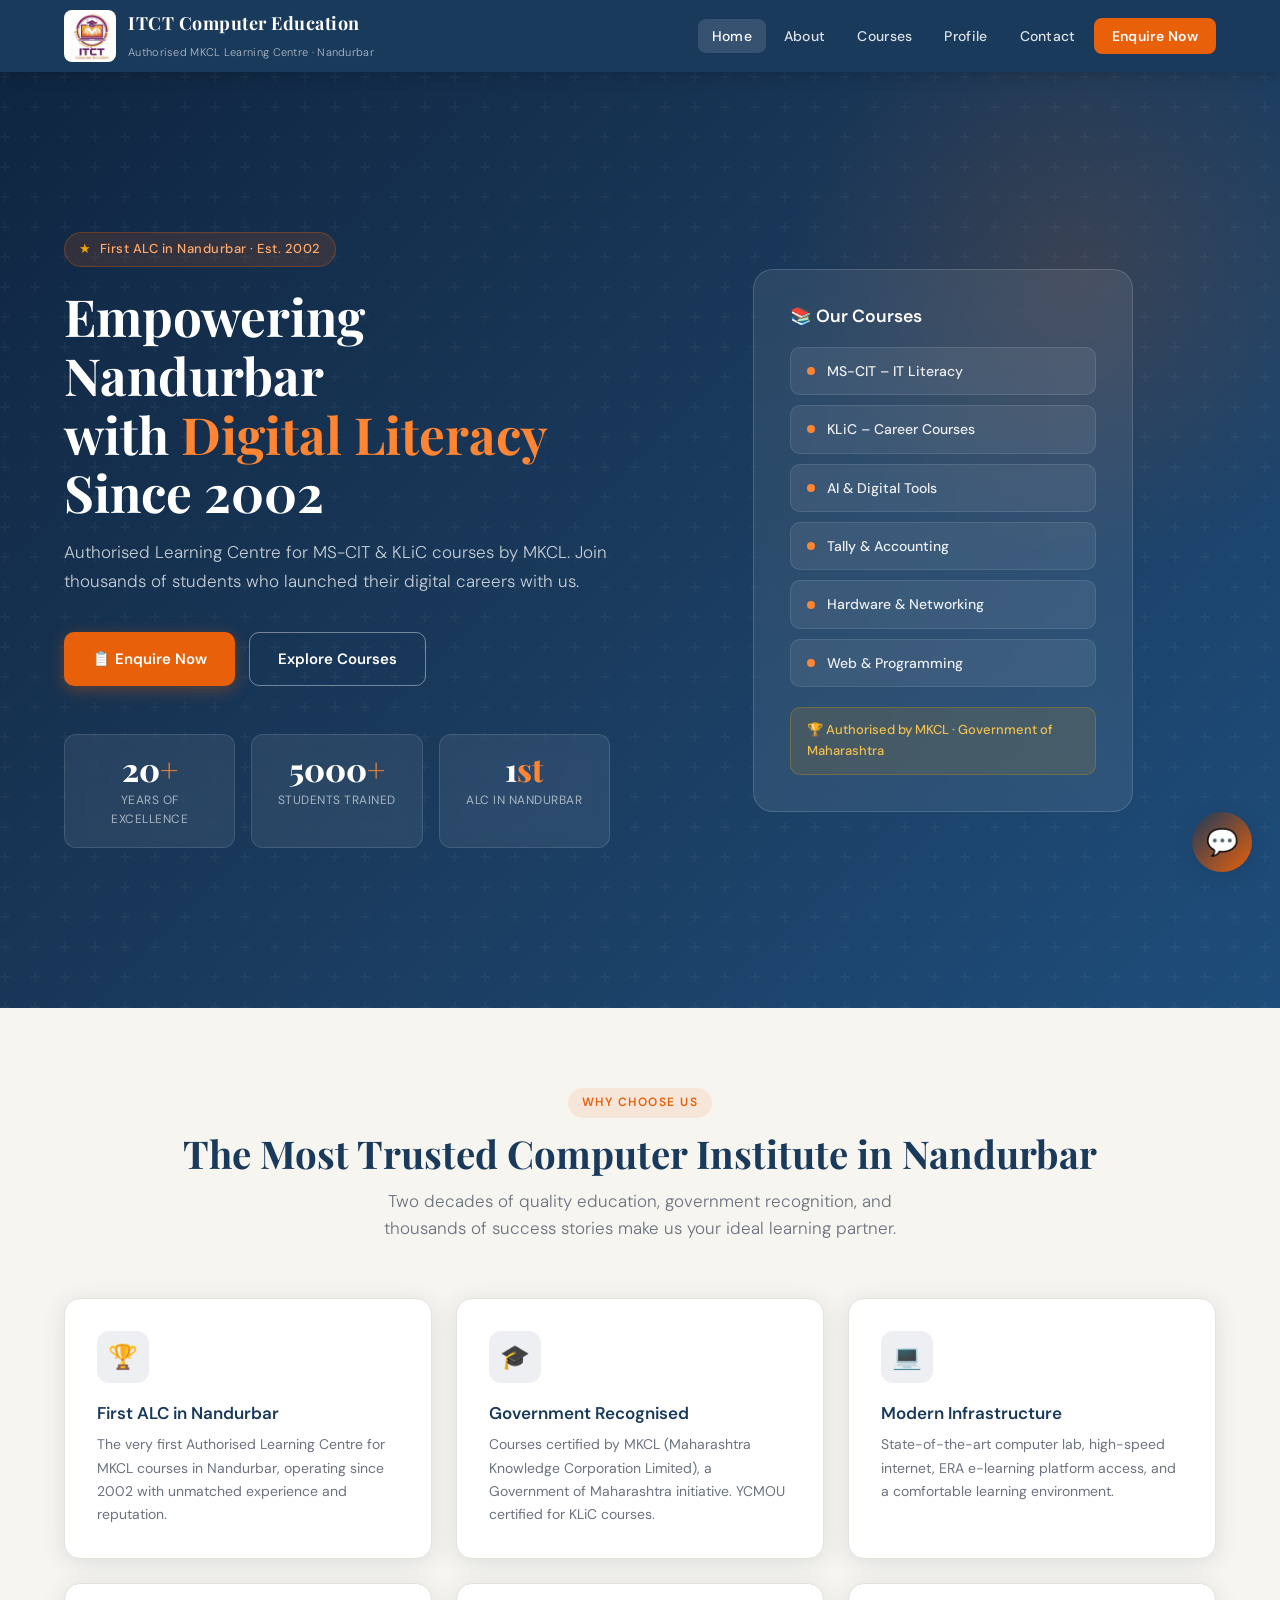
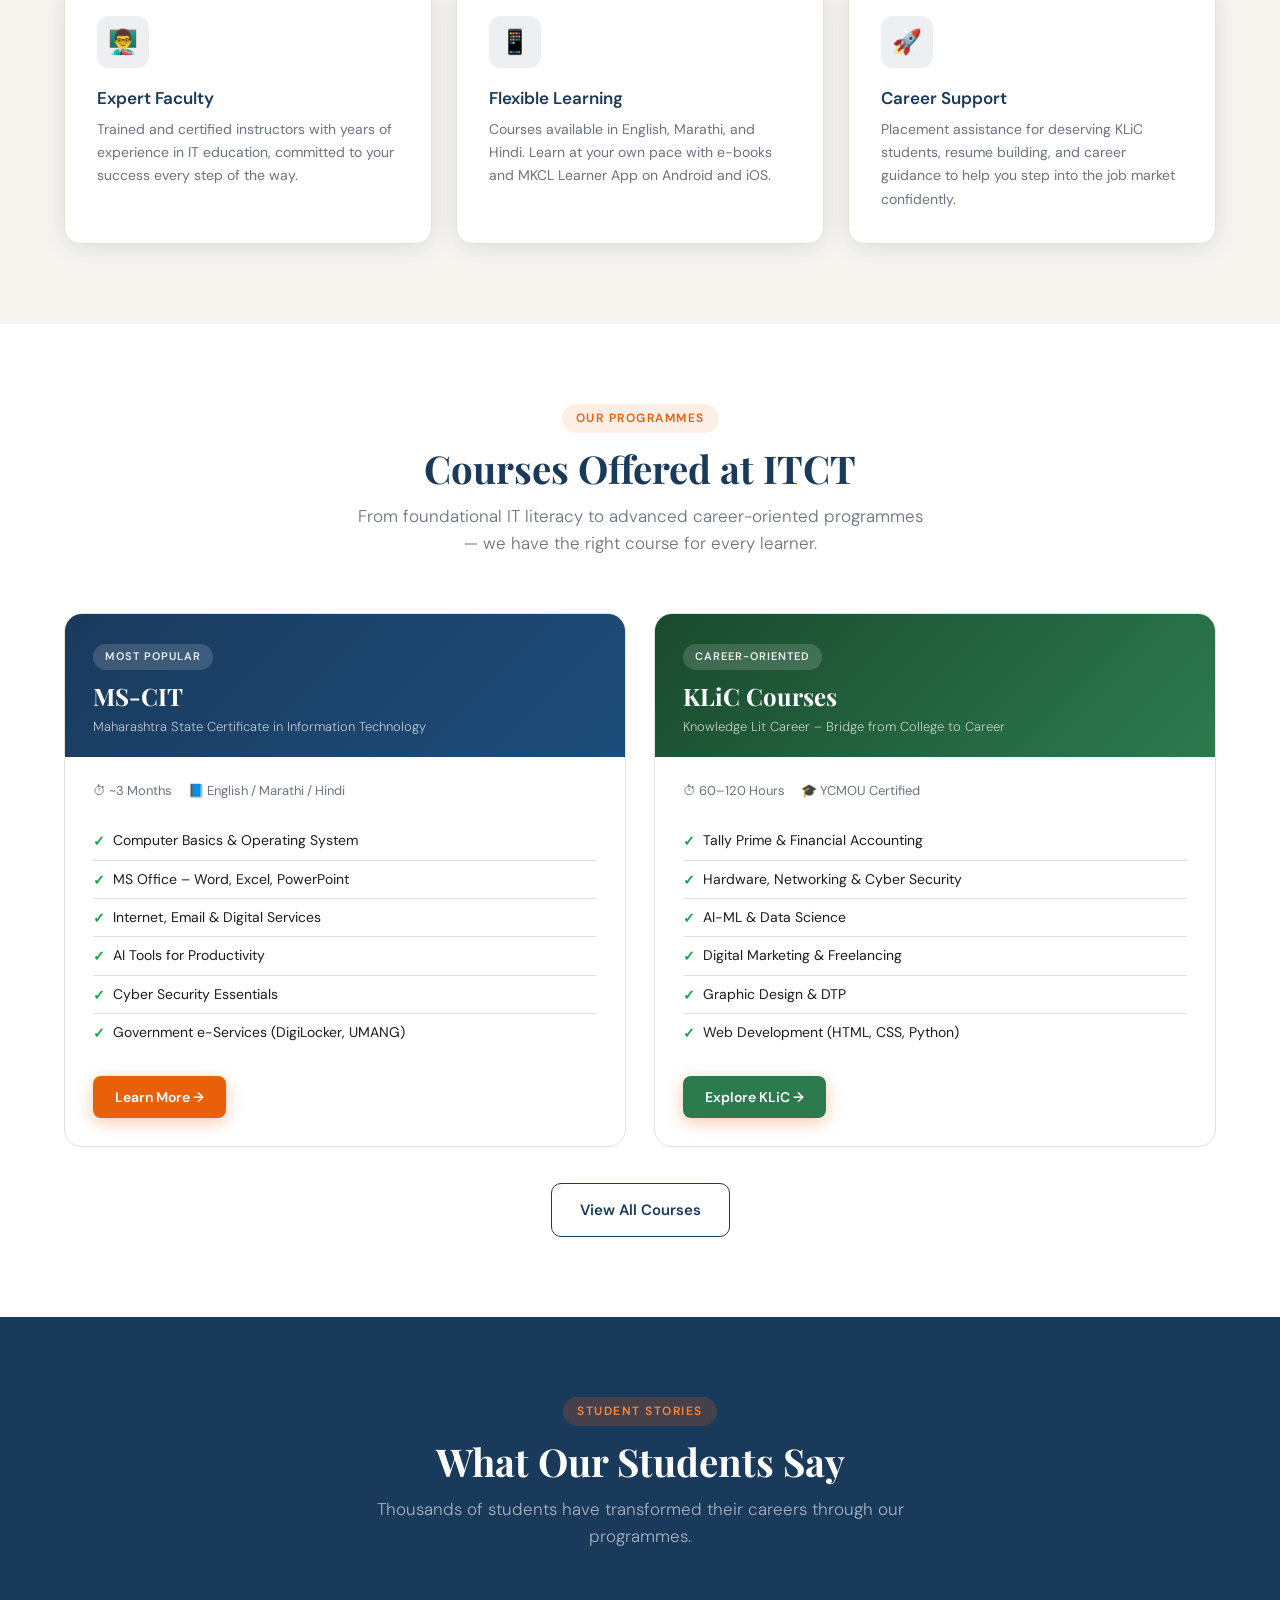
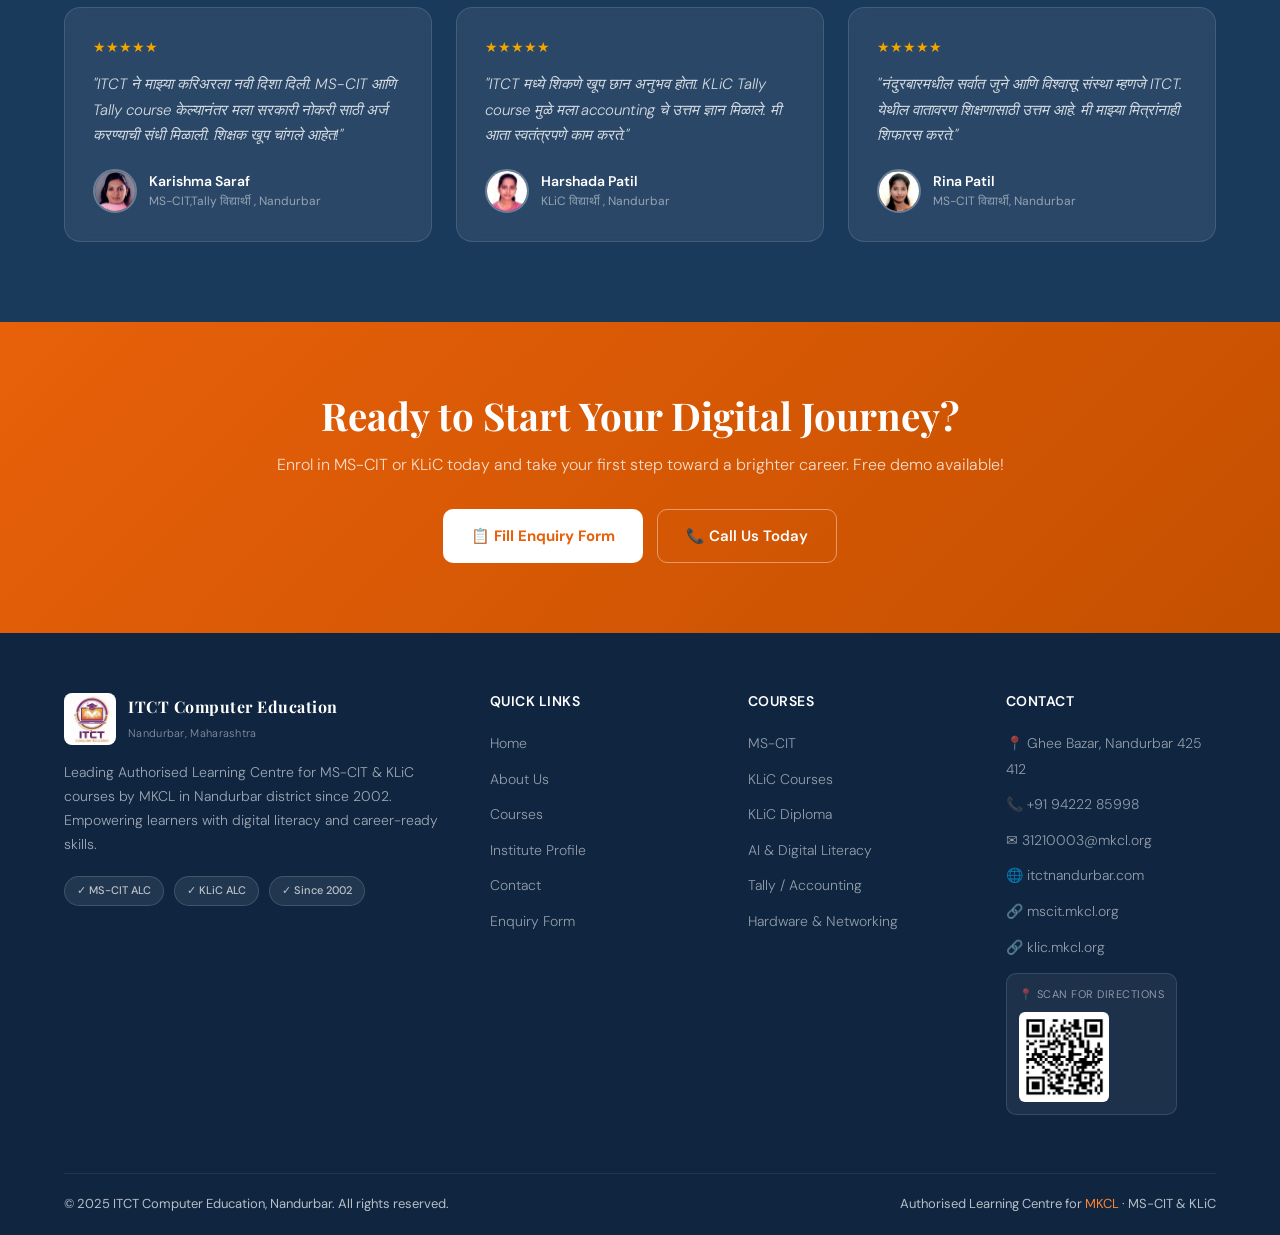
<file: index.html>
<!DOCTYPE html>
<html lang="en">
<head>
  <meta charset="UTF-8" />
  <meta name="viewport" content="width=device-width, initial-scale=1.0" />
  <title>ITCT Computer Education – Authorised MKCL Centre, Nandurbar</title>
  <meta name="description" content="ITCT Computer Education – First and leading Authorised Learning Centre for MS-CIT and KLiC courses by MKCL in Nandurbar since 2002." />
  <link rel="stylesheet" href="styles.css" />
</head>
<body>
<script src="nav.js"></script>

<!-- HERO -->
<section class="hero">
  <div class="hero-blob"></div>
  <div class="hero-inner">
    <div class="hero-content">
      <div class="hero-badge">First ALC in Nandurbar · Est. 2002</div>
      <h1>Empowering Nandurbar<br/>with <span>Digital Literacy</span><br/>Since 2002</h1>
      <p>Authorised Learning Centre for MS-CIT & KLiC courses by MKCL. Join thousands of students who launched their digital careers with us.</p>
      <div class="hero-btns">
        <a href="enquiry.html" class="btn btn-primary">📋 Enquire Now</a>
        <a href="courses.html" class="btn btn-outline">Explore Courses</a>
      </div>
      <div class="hero-stats">
        <div class="stat-card">
          <div class="stat-number">20<span>+</span></div>
          <div class="stat-label">Years of Excellence</div>
        </div>
        <div class="stat-card">
          <div class="stat-number">5000<span>+</span></div>
          <div class="stat-label">Students Trained</div>
        </div>
        <div class="stat-card">
          <div class="stat-number">1<span>st</span></div>
          <div class="stat-label">ALC in Nandurbar</div>
        </div>
      </div>
    </div>
    <div class="hero-visual">
      <div class="hero-card">
        <h3>📚 Our Courses</h3>
        <div class="course-pill"><span class="dot"></span> MS-CIT – IT Literacy</div>
        <div class="course-pill"><span class="dot"></span> KLiC – Career Courses</div>
        <div class="course-pill"><span class="dot"></span> AI & Digital Tools</div>
        <div class="course-pill"><span class="dot"></span> Tally & Accounting</div>
        <div class="course-pill"><span class="dot"></span> Hardware & Networking</div>
        <div class="course-pill"><span class="dot"></span> Web & Programming</div>
        <div class="mkcl-badge-card">🏆 Authorised by MKCL · Government of Maharashtra</div>
      </div>
    </div>
  </div>
</section>

<!-- WHY CHOOSE US -->
<section>
  <div class="container">
    <div class="section-header">
      <span class="tag">Why Choose Us</span>
      <h2>The Most Trusted Computer Institute in Nandurbar</h2>
      <p>Two decades of quality education, government recognition, and thousands of success stories make us your ideal learning partner.</p>
    </div>
    <div class="why-grid">
      <div class="why-card">
        <div class="why-icon">🏆</div>
        <h3>First ALC in Nandurbar</h3>
        <p>The very first Authorised Learning Centre for MKCL courses in Nandurbar, operating since 2002 with unmatched experience and reputation.</p>
      </div>
      <div class="why-card">
        <div class="why-icon">🎓</div>
        <h3>Government Recognised</h3>
        <p>Courses certified by MKCL (Maharashtra Knowledge Corporation Limited), a Government of Maharashtra initiative. YCMOU certified for KLiC courses.</p>
      </div>
      <div class="why-card">
        <div class="why-icon">💻</div>
        <h3>Modern Infrastructure</h3>
        <p>State-of-the-art computer lab, high-speed internet, ERA e-learning platform access, and a comfortable learning environment.</p>
      </div>
      <div class="why-card">
        <div class="why-icon">👨‍🏫</div>
        <h3>Expert Faculty</h3>
        <p>Trained and certified instructors with years of experience in IT education, committed to your success every step of the way.</p>
      </div>
      <div class="why-card">
        <div class="why-icon">📱</div>
        <h3>Flexible Learning</h3>
        <p>Courses available in English, Marathi, and Hindi. Learn at your own pace with e-books and MKCL Learner App on Android and iOS.</p>
      </div>
      <div class="why-card">
        <div class="why-icon">🚀</div>
        <h3>Career Support</h3>
        <p>Placement assistance for deserving KLiC students, resume building, and career guidance to help you step into the job market confidently.</p>
      </div>
    </div>
  </div>
</section>

<!-- COURSES PREVIEW -->
<section class="courses-bg">
  <div class="container">
    <div class="section-header">
      <span class="tag">Our Programmes</span>
      <h2>Courses Offered at ITCT</h2>
      <p>From foundational IT literacy to advanced career-oriented programmes — we have the right course for every learner.</p>
    </div>
    <div class="courses-grid">

      <!-- MS-CIT -->
      <div class="course-card">
        <div class="course-card-header">
          <span class="course-type-tag">Most Popular</span>
          <h3>MS-CIT</h3>
          <p>Maharashtra State Certificate in Information Technology</p>
        </div>
        <div class="course-card-body">
          <div class="course-meta">
            <span class="course-meta-item">⏱ ~3 Months</span>
            <span class="course-meta-item">📘 English / Marathi / Hindi</span>
          </div>
          <ul class="course-features">
            <li>Computer Basics & Operating System</li>
            <li>MS Office – Word, Excel, PowerPoint</li>
            <li>Internet, Email & Digital Services</li>
            <li>AI Tools for Productivity</li>
            <li>Cyber Security Essentials</li>
            <li>Government e-Services (DigiLocker, UMANG)</li>
          </ul>
          <a href="courses.html#mscit" class="btn btn-primary btn-sm">Learn More →</a>
        </div>
      </div>

      <!-- KLiC -->
      <div class="course-card">
        <div class="course-card-header klic">
          <span class="course-type-tag">Career-Oriented</span>
          <h3>KLiC Courses</h3>
          <p>Knowledge Lit Career – Bridge from College to Career</p>
        </div>
        <div class="course-card-body">
          <div class="course-meta">
            <span class="course-meta-item">⏱ 60–120 Hours</span>
            <span class="course-meta-item">🎓 YCMOU Certified</span>
          </div>
          <ul class="course-features">
            <li>Tally Prime & Financial Accounting</li>
            <li>Hardware, Networking & Cyber Security</li>
            <li>AI-ML & Data Science</li>
            <li>Digital Marketing & Freelancing</li>
            <li>Graphic Design & DTP</li>
            <li>Web Development (HTML, CSS, Python)</li>
          </ul>
          <a href="courses.html#klic" class="btn btn-primary btn-sm" style="background:#2d7a4f;">Explore KLiC →</a>
        </div>
      </div>

    </div>
    <div style="text-align:center;margin-top:36px;">
      <a href="courses.html" class="btn btn-outline" style="color:var(--primary);border-color:var(--primary);">View All Courses</a>
    </div>
  </div>
</section>

<!-- TESTIMONIALS -->
<section class="testimonials-bg">
  <div class="container">
    <div class="section-header">
      <span class="tag">Student Stories</span>
      <h2>What Our Students Say</h2>
      <p>Thousands of students have transformed their careers through our programmes.</p>
    </div>
    <div class="testi-grid">
      <div class="testi-card">
        <div class="testi-stars">★★★★★</div>
        <p class="testi-text">"ITCT ने माझ्या करिअरला नवी दिशा दिली. MS-CIT आणि Tally course केल्यानंतर मला सरकारी नोकरी साठी अर्ज करण्याची  संधी मिळाली. शिक्षक खूप चांगले आहेत!"</p>
        <div class="testi-author">
          <img src="karishma_saraf.jpg" alt="Karishma Saraf"
            style="width:44px;height:44px;border-radius:50%;object-fit:cover;object-position:top;flex-shrink:0;border:2px solid rgba(255,255,255,0.3);" />
          <div>
            <div class="testi-name">Karishma Saraf</div>
            <div class="testi-course">MS-CIT,Tally विद्यार्थी , Nandurbar</div>
          </div>
        </div>
      </div>
      <div class="testi-card">
        <div class="testi-stars">★★★★★</div>
        <p class="testi-text">"ITCT मध्ये शिकणे खूप छान अनुभव होता. KLiC Tally course मुळे मला accounting चे उत्तम ज्ञान मिळाले. मी आता स्वतंत्रपणे काम करते."</p>
        <div class="testi-author">
          <img src="harshada_patil.jpg" alt="Harshada Patil"
            style="width:44px;height:44px;border-radius:50%;object-fit:cover;object-position:top;flex-shrink:0;border:2px solid rgba(255,255,255,0.3);" />
          <div>
            <div class="testi-name">Harshada Patil</div>
            <div class="testi-course">KLiC विद्यार्थी , Nandurbar</div>
          </div>
        </div>
      </div>
      <div class="testi-card">
        <div class="testi-stars">★★★★★</div>
        <p class="testi-text">"नंदुरबारमधील सर्वात जुने आणि विश्वासू संस्था म्हणजे ITCT. येथील वातावरण शिक्षणासाठी उत्तम आहे. मी माझ्या मित्रांनाही शिफारस करते."</p>
        <div class="testi-author">
          <img src="rina_patil.jpg" alt="Rina Patil"
            style="width:44px;height:44px;border-radius:50%;object-fit:cover;object-position:top;flex-shrink:0;border:2px solid rgba(255,255,255,0.3);" />
          <div>
            <div class="testi-name">Rina Patil</div>
            <div class="testi-course">MS-CIT विद्यार्थी, Nandurbar</div>
          </div>
        </div>
      </div>
    </div>
  </div>
</section>

<!-- CTA -->
<div class="cta-section">
  <div class="container">
    <h2>Ready to Start Your Digital Journey?</h2>
    <p>Enrol in MS-CIT or KLiC today and take your first step toward a brighter career. Free demo available!</p>
    <div style="display:flex;gap:14px;justify-content:center;flex-wrap:wrap;">
      <a href="enquiry.html" class="btn btn-white">📋 Fill Enquiry Form</a>
      <a href="contact.html" class="btn btn-outline">📞 Call Us Today</a>
    </div>
  </div>
</div>

</body>
</html>
</file>
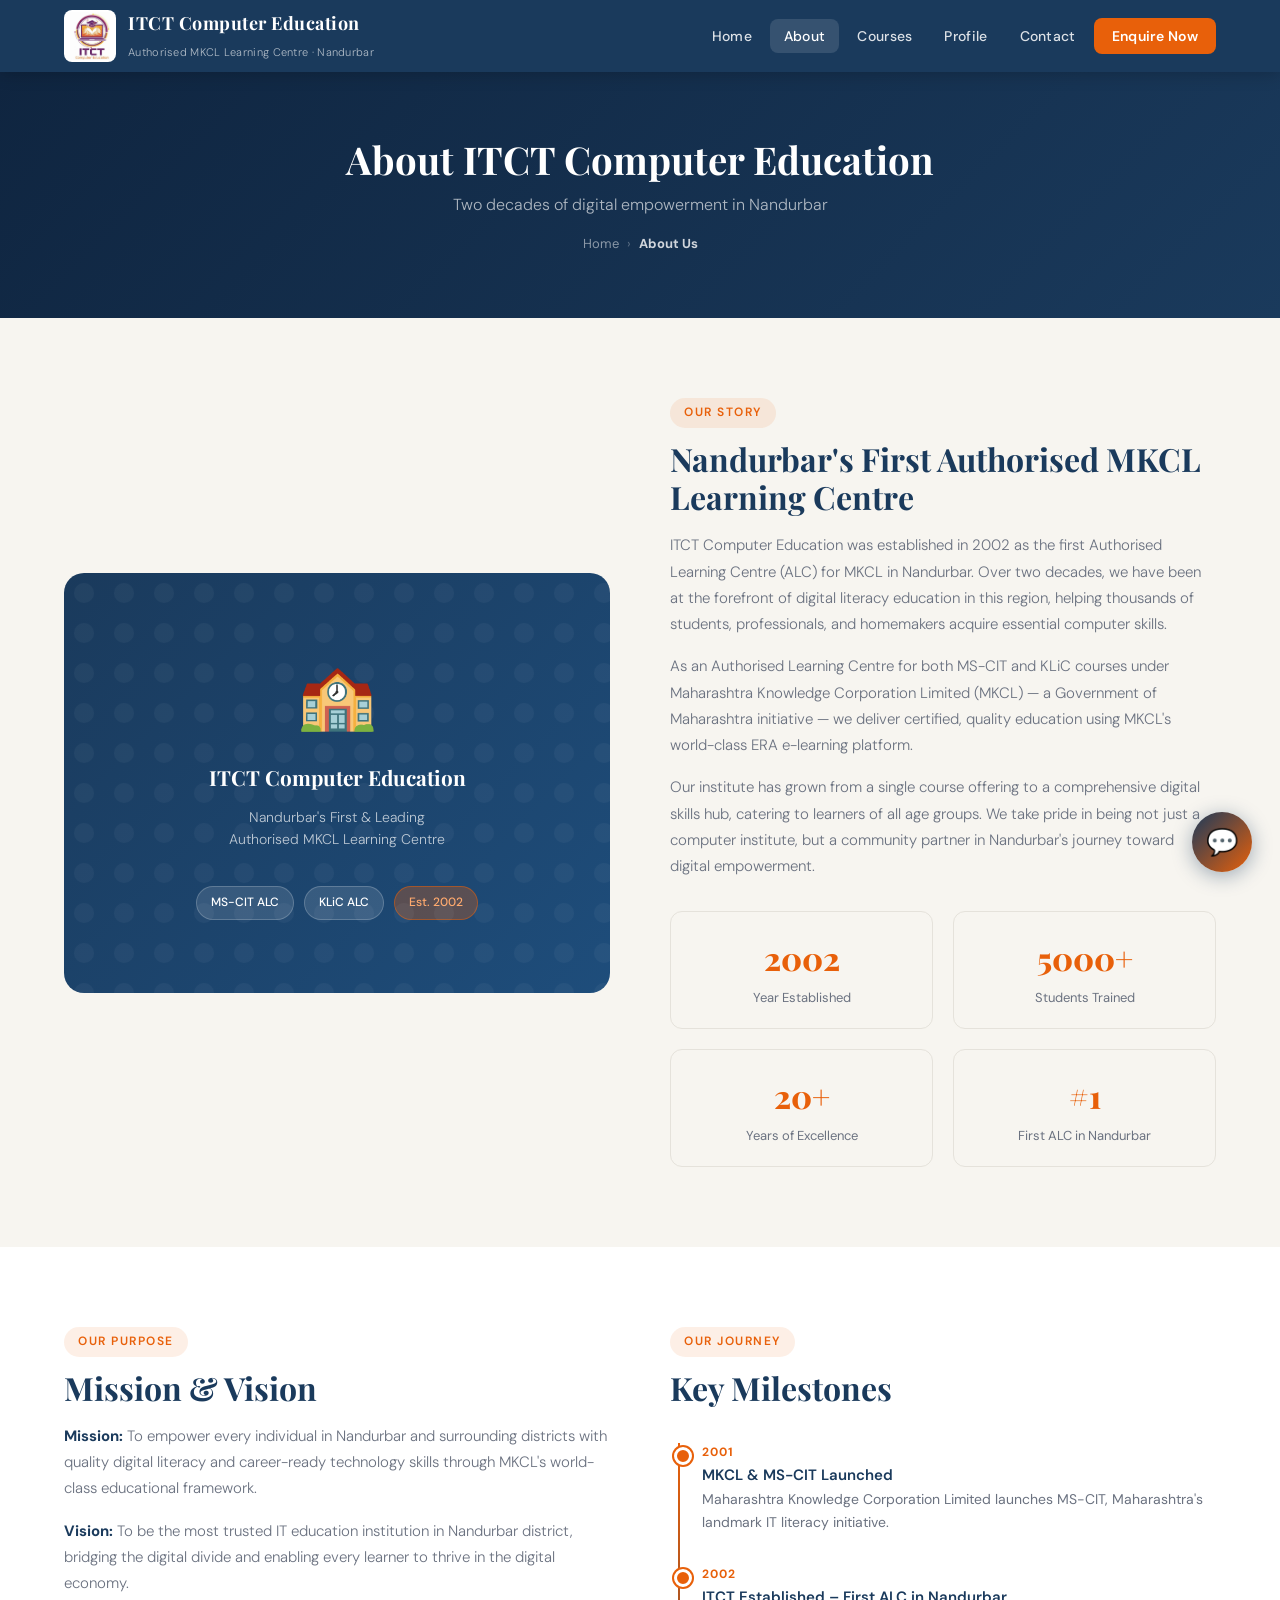
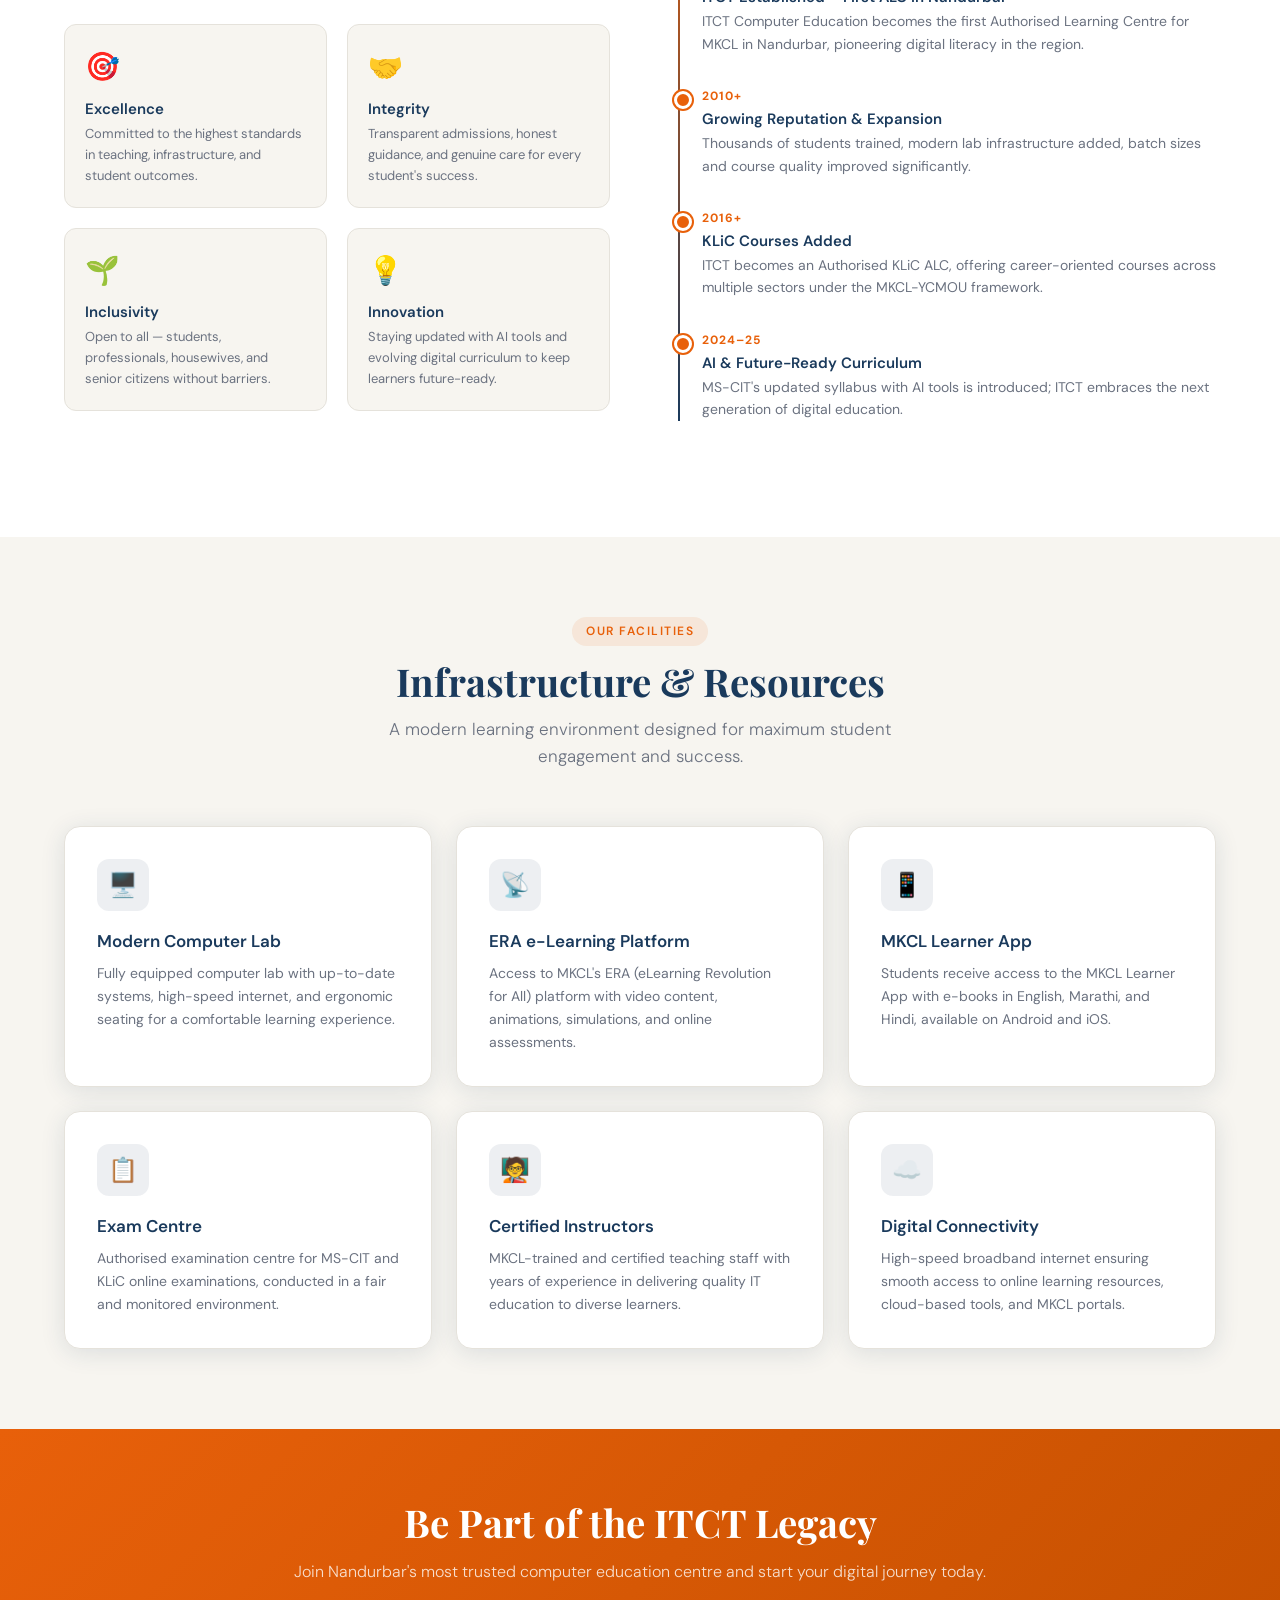
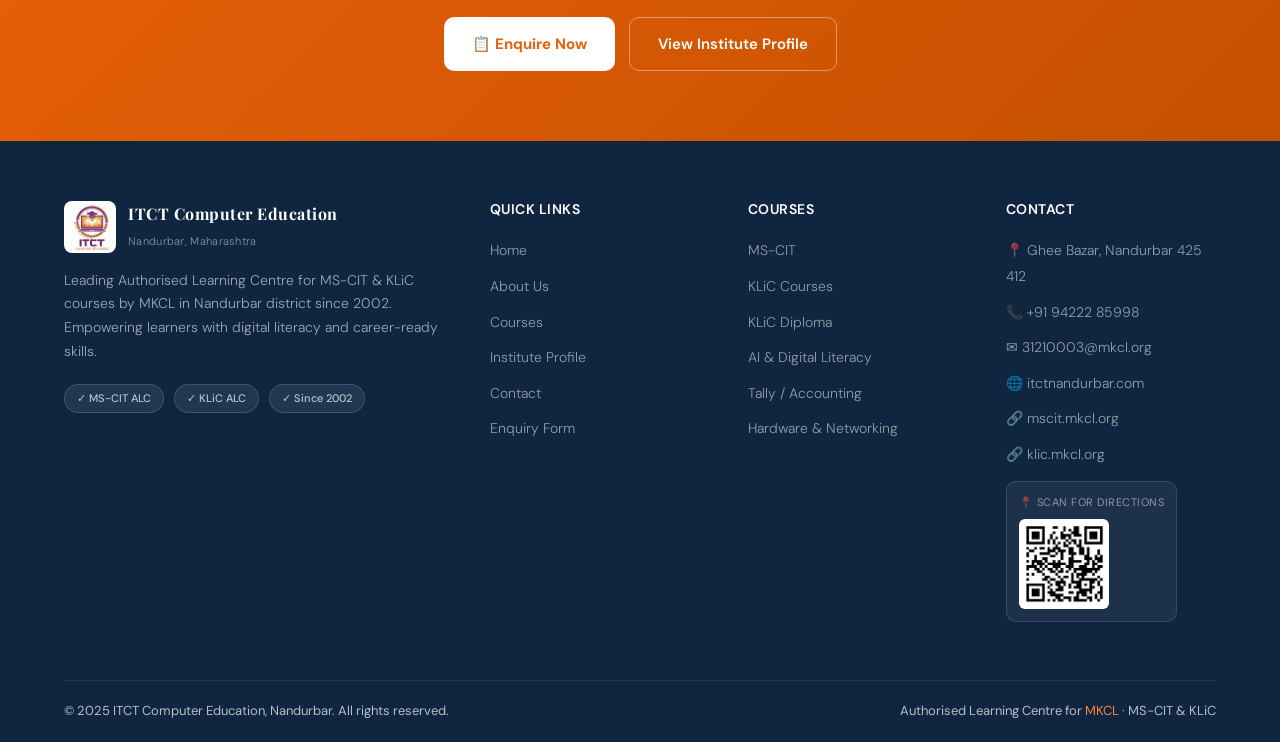
<file: about.html>
<!DOCTYPE html>
<html lang="en">
<head>
  <meta charset="UTF-8" />
  <meta name="viewport" content="width=device-width, initial-scale=1.0" />
  <title>About Us – ITCT Computer Education, Nandurbar</title>
  <meta name="description" content="About ITCT Computer Education – The first and leading Authorised MKCL Learning Centre in Nandurbar since 2002." />
  <link rel="stylesheet" href="styles.css" />
  <style>
    .timeline {
      position: relative;
      padding-left: 32px;
      margin: 36px 0;
    }
    .timeline::before {
      content: '';
      position: absolute;
      left: 8px;
      top: 0;
      bottom: 0;
      width: 2px;
      background: linear-gradient(to bottom, var(--accent), var(--primary));
    }
    .timeline-item {
      position: relative;
      margin-bottom: 32px;
    }
    .timeline-item::before {
      content: '';
      position: absolute;
      left: -28px;
      top: 4px;
      width: 12px;
      height: 12px;
      border-radius: 50%;
      background: var(--accent);
      border: 3px solid white;
      box-shadow: 0 0 0 2px var(--accent);
    }
    .timeline-year {
      font-size: 12px;
      font-weight: 700;
      color: var(--accent);
      text-transform: uppercase;
      letter-spacing: 1px;
      margin-bottom: 4px;
    }
    .timeline-item h4 {
      font-family: 'DM Sans', sans-serif;
      font-size: 15px;
      font-weight: 600;
      color: var(--primary);
      margin-bottom: 4px;
    }
    .timeline-item p {
      font-size: 14px;
      color: var(--text-muted);
      line-height: 1.6;
    }
    .values-grid {
      display: grid;
      grid-template-columns: repeat(2, 1fr);
      gap: 20px;
      margin-top: 20px;
    }
    .value-item {
      background: var(--bg);
      border-radius: 12px;
      padding: 20px;
      border: 1px solid var(--border);
    }
    .value-item .v-icon { font-size: 28px; margin-bottom: 10px; }
    .value-item h4 {
      font-family: 'DM Sans', sans-serif;
      font-size: 15px;
      font-weight: 600;
      color: var(--primary);
      margin-bottom: 6px;
    }
    .value-item p { font-size: 13px; color: var(--text-muted); line-height: 1.6; }
    @media (max-width: 768px) {
      .values-grid { grid-template-columns: 1fr; }
    }
  </style>
</head>
<body>
<script src="nav.js"></script>

<!-- PAGE HERO -->
<div class="page-hero">
  <div class="container">
    <h1>About ITCT Computer Education</h1>
    <p>Two decades of digital empowerment in Nandurbar</p>
    <div class="breadcrumb">
      <a href="index.html">Home</a>
      <span>›</span>
      <strong>About Us</strong>
    </div>
  </div>
</div>

<!-- ABOUT SECTION -->
<section>
  <div class="container">
    <div class="about-grid">
      <div class="about-img-placeholder">
        <div class="big-icon">🏫</div>
        <h3>ITCT Computer Education</h3>
        <p>Nandurbar's First & Leading<br/>Authorised MKCL Learning Centre</p>
        <div style="margin-top:20px;display:flex;gap:10px;flex-wrap:wrap;justify-content:center;">
          <span style="background:rgba(255,255,255,0.12);border:1px solid rgba(255,255,255,0.2);color:white;padding:6px 14px;border-radius:100px;font-size:12px;font-weight:500;">MS-CIT ALC</span>
          <span style="background:rgba(255,255,255,0.12);border:1px solid rgba(255,255,255,0.2);color:white;padding:6px 14px;border-radius:100px;font-size:12px;font-weight:500;">KLiC ALC</span>
          <span style="background:rgba(232,96,10,0.3);border:1px solid rgba(232,96,10,0.5);color:#ffaa6e;padding:6px 14px;border-radius:100px;font-size:12px;font-weight:500;">Est. 2002</span>
        </div>
      </div>

      <div class="about-content">
        <span class="tag">Our Story</span>
        <h2>Nandurbar's First Authorised MKCL Learning Centre</h2>
        <p>ITCT Computer Education was established in 2002 as the first Authorised Learning Centre (ALC) for MKCL in Nandurbar. Over two decades, we have been at the forefront of digital literacy education in this region, helping thousands of students, professionals, and homemakers acquire essential computer skills.</p>
        <p>As an Authorised Learning Centre for both MS-CIT and KLiC courses under Maharashtra Knowledge Corporation Limited (MKCL) — a Government of Maharashtra initiative — we deliver certified, quality education using MKCL's world-class ERA e-learning platform.</p>
        <p>Our institute has grown from a single course offering to a comprehensive digital skills hub, catering to learners of all age groups. We take pride in being not just a computer institute, but a community partner in Nandurbar's journey toward digital empowerment.</p>

        <div class="milestones">
          <div class="milestone">
            <div class="num">2002</div>
            <div class="lbl">Year Established</div>
          </div>
          <div class="milestone">
            <div class="num">5000+</div>
            <div class="lbl">Students Trained</div>
          </div>
          <div class="milestone">
            <div class="num">20+</div>
            <div class="lbl">Years of Excellence</div>
          </div>
          <div class="milestone">
            <div class="num">#1</div>
            <div class="lbl">First ALC in Nandurbar</div>
          </div>
        </div>
      </div>
    </div>
  </div>
</section>

<!-- MISSION & VALUES -->
<section style="background:white;">
  <div class="container">
    <div style="display:grid;grid-template-columns:1fr 1fr;gap:60px;align-items:start;">
      <div>
        <span class="tag">Our Purpose</span>
        <h2 style="color:var(--primary);font-size:2rem;margin-bottom:16px;">Mission & Vision</h2>
        <p style="color:var(--text-muted);font-size:15px;line-height:1.75;margin-bottom:16px;font-weight:300;"><strong style="color:var(--primary);">Mission:</strong> To empower every individual in Nandurbar and surrounding districts with quality digital literacy and career-ready technology skills through MKCL's world-class educational framework.</p>
        <p style="color:var(--text-muted);font-size:15px;line-height:1.75;margin-bottom:28px;font-weight:300;"><strong style="color:var(--primary);">Vision:</strong> To be the most trusted IT education institution in Nandurbar district, bridging the digital divide and enabling every learner to thrive in the digital economy.</p>

        <div class="values-grid">
          <div class="value-item">
            <div class="v-icon">🎯</div>
            <h4>Excellence</h4>
            <p>Committed to the highest standards in teaching, infrastructure, and student outcomes.</p>
          </div>
          <div class="value-item">
            <div class="v-icon">🤝</div>
            <h4>Integrity</h4>
            <p>Transparent admissions, honest guidance, and genuine care for every student's success.</p>
          </div>
          <div class="value-item">
            <div class="v-icon">🌱</div>
            <h4>Inclusivity</h4>
            <p>Open to all — students, professionals, housewives, and senior citizens without barriers.</p>
          </div>
          <div class="value-item">
            <div class="v-icon">💡</div>
            <h4>Innovation</h4>
            <p>Staying updated with AI tools and evolving digital curriculum to keep learners future-ready.</p>
          </div>
        </div>
      </div>

      <div>
        <span class="tag">Our Journey</span>
        <h2 style="color:var(--primary);font-size:2rem;margin-bottom:24px;">Key Milestones</h2>
        <div class="timeline">
          <div class="timeline-item">
            <div class="timeline-year">2001</div>
            <h4>MKCL & MS-CIT Launched</h4>
            <p>Maharashtra Knowledge Corporation Limited launches MS-CIT, Maharashtra's landmark IT literacy initiative.</p>
          </div>
          <div class="timeline-item">
            <div class="timeline-year">2002</div>
            <h4>ITCT Established – First ALC in Nandurbar</h4>
            <p>ITCT Computer Education becomes the first Authorised Learning Centre for MKCL in Nandurbar, pioneering digital literacy in the region.</p>
          </div>
          <div class="timeline-item">
            <div class="timeline-year">2010+</div>
            <h4>Growing Reputation & Expansion</h4>
            <p>Thousands of students trained, modern lab infrastructure added, batch sizes and course quality improved significantly.</p>
          </div>
          <div class="timeline-item">
            <div class="timeline-year">2016+</div>
            <h4>KLiC Courses Added</h4>
            <p>ITCT becomes an Authorised KLiC ALC, offering career-oriented courses across multiple sectors under the MKCL-YCMOU framework.</p>
          </div>
          <div class="timeline-item">
            <div class="timeline-year">2024–25</div>
            <h4>AI & Future-Ready Curriculum</h4>
            <p>MS-CIT's updated syllabus with AI tools is introduced; ITCT embraces the next generation of digital education.</p>
          </div>
        </div>
      </div>
    </div>
  </div>
</section>

<!-- INFRASTRUCTURE -->
<section>
  <div class="container">
    <div class="section-header">
      <span class="tag">Our Facilities</span>
      <h2>Infrastructure & Resources</h2>
      <p>A modern learning environment designed for maximum student engagement and success.</p>
    </div>
    <div class="why-grid">
      <div class="why-card">
        <div class="why-icon">🖥️</div>
        <h3>Modern Computer Lab</h3>
        <p>Fully equipped computer lab with up-to-date systems, high-speed internet, and ergonomic seating for a comfortable learning experience.</p>
      </div>
      <div class="why-card">
        <div class="why-icon">📡</div>
        <h3>ERA e-Learning Platform</h3>
        <p>Access to MKCL's ERA (eLearning Revolution for All) platform with video content, animations, simulations, and online assessments.</p>
      </div>
      <div class="why-card">
        <div class="why-icon">📱</div>
        <h3>MKCL Learner App</h3>
        <p>Students receive access to the MKCL Learner App with e-books in English, Marathi, and Hindi, available on Android and iOS.</p>
      </div>
      <div class="why-card">
        <div class="why-icon">📋</div>
        <h3>Exam Centre</h3>
        <p>Authorised examination centre for MS-CIT and KLiC online examinations, conducted in a fair and monitored environment.</p>
      </div>
      <div class="why-card">
        <div class="why-icon">🧑‍🏫</div>
        <h3>Certified Instructors</h3>
        <p>MKCL-trained and certified teaching staff with years of experience in delivering quality IT education to diverse learners.</p>
      </div>
      <div class="why-card">
        <div class="why-icon">☁️</div>
        <h3>Digital Connectivity</h3>
        <p>High-speed broadband internet ensuring smooth access to online learning resources, cloud-based tools, and MKCL portals.</p>
      </div>
    </div>
  </div>
</section>

<!-- CTA -->
<div class="cta-section">
  <div class="container">
    <h2>Be Part of the ITCT Legacy</h2>
    <p>Join Nandurbar's most trusted computer education centre and start your digital journey today.</p>
    <div style="display:flex;gap:14px;justify-content:center;flex-wrap:wrap;">
      <a href="enquiry.html" class="btn btn-white">📋 Enquire Now</a>
      <a href="profile.html" class="btn btn-outline">View Institute Profile</a>
    </div>
  </div>
</div>

</body>
</html>
</file>
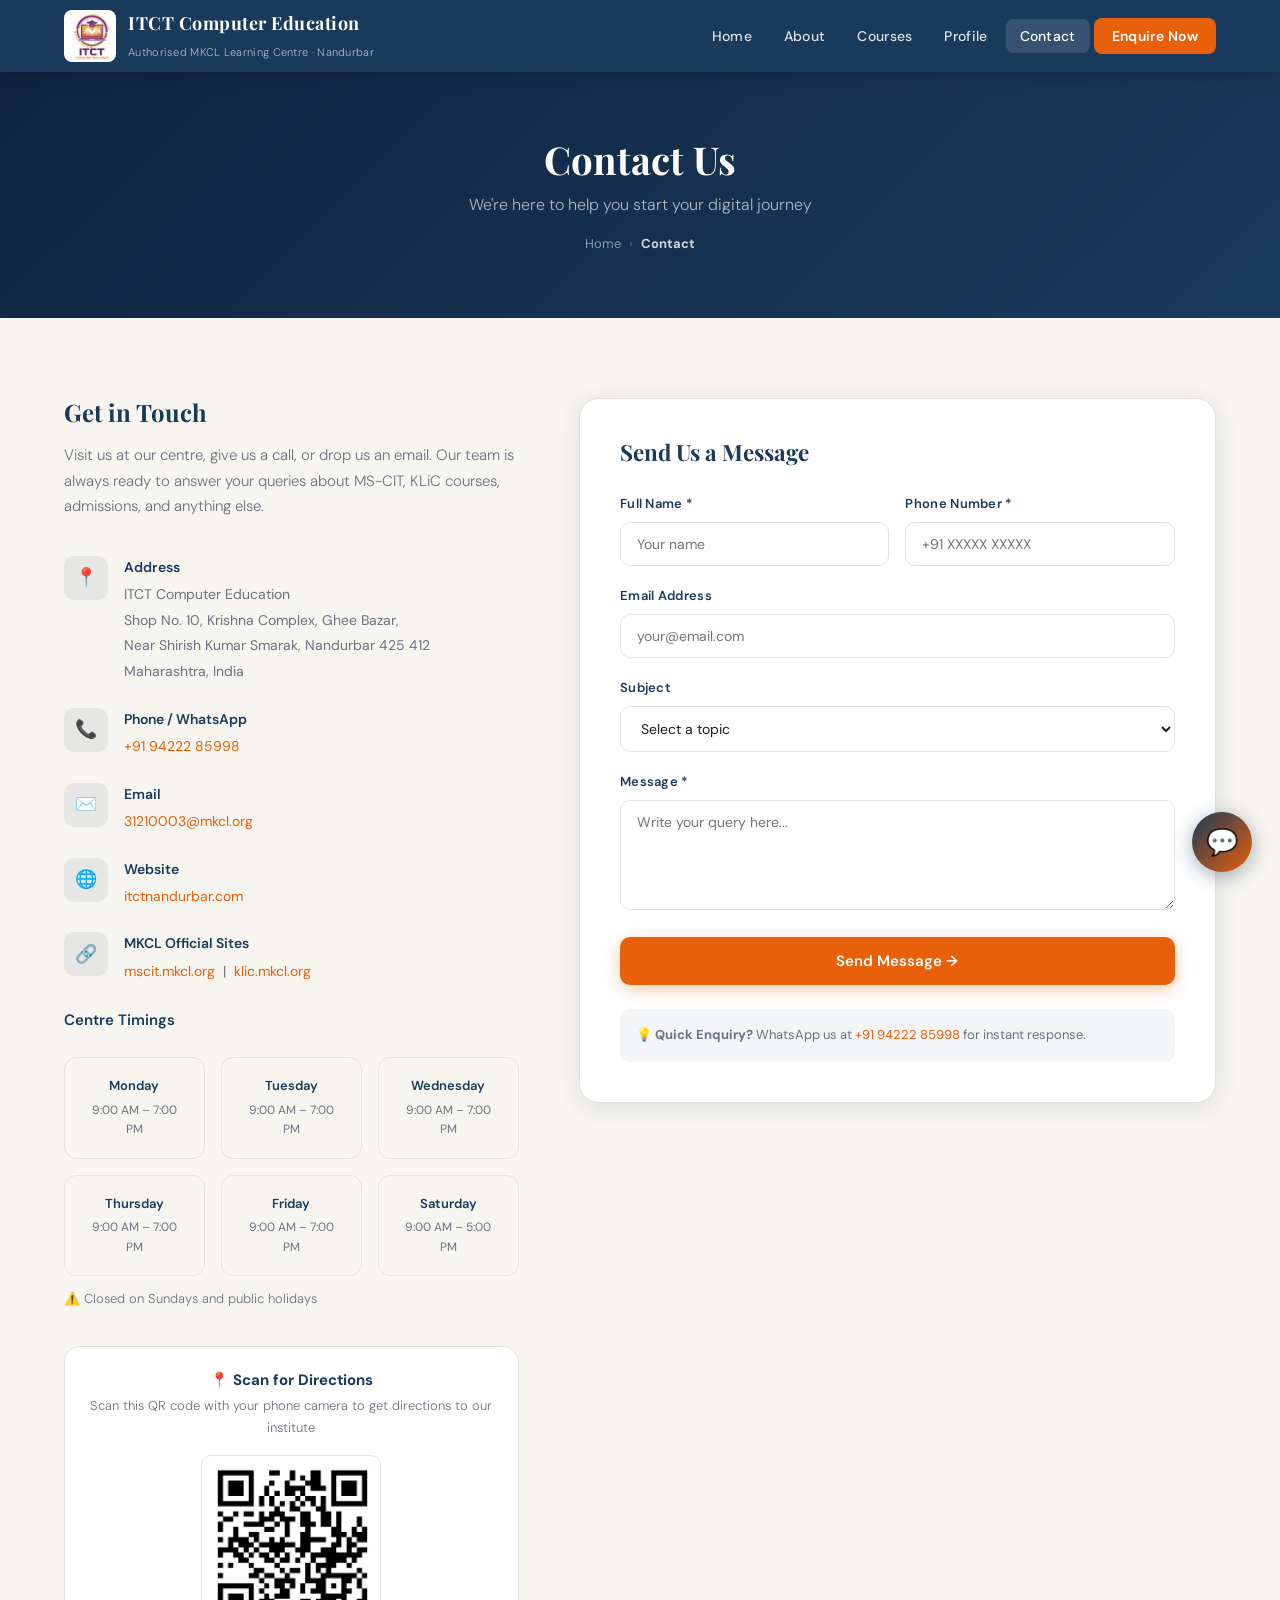
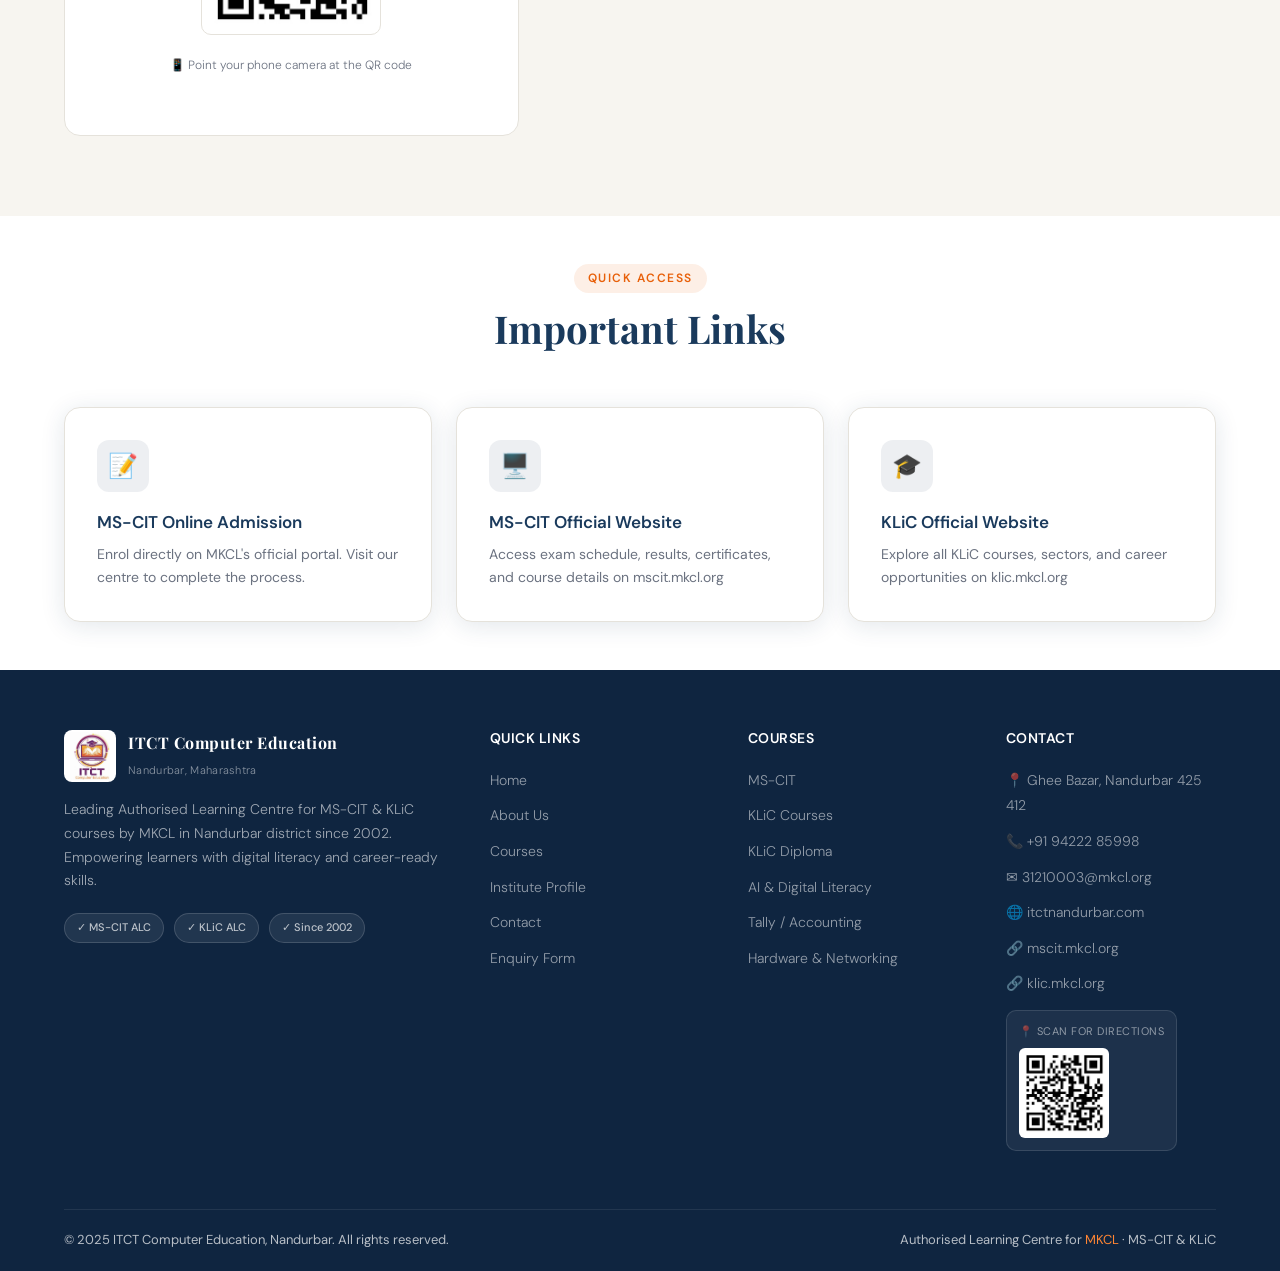
<file: contact.html>
<!DOCTYPE html>
<html lang="en">
<head>
  <meta charset="UTF-8" />
  <meta name="viewport" content="width=device-width, initial-scale=1.0" />
  <title>Contact – ITCT Computer Education, Nandurbar</title>
  <meta name="description" content="Contact ITCT Computer Education in Nandurbar. Call, email or visit us to enquire about MS-CIT and KLiC courses." />
  <link rel="stylesheet" href="styles.css" />
  <style>
    .map-placeholder {
      background: linear-gradient(135deg, var(--primary), #1e4d7b);
      border-radius: 16px;
      height: 320px;
      display: flex;
      align-items: center;
      justify-content: center;
      flex-direction: column;
      gap: 12px;
      color: white;
      text-align: center;
      margin-top: 32px;
      position: relative;
      overflow: hidden;
    }
    .map-placeholder .icon { font-size: 48px; }
    .map-placeholder p { color: rgba(255,255,255,0.7); font-size: 14px; }
    .timing-grid {
      display: grid;
      grid-template-columns: repeat(3, 1fr);
      gap: 16px;
      margin-top: 28px;
    }
    .timing-card {
      background: var(--bg);
      border-radius: 12px;
      padding: 18px;
      border: 1px solid var(--border);
      text-align: center;
    }
    .timing-card .day { font-size: 13px; font-weight: 600; color: var(--primary); margin-bottom: 4px; }
    .timing-card .time { font-size: 12px; color: var(--text-muted); }
    .timing-card.closed { opacity: 0.5; }
    @media (max-width: 768px) {
      .timing-grid { grid-template-columns: repeat(2, 1fr); }
    }
  </style>
</head>
<body>
<script src="nav.js"></script>

<!-- PAGE HERO -->
<div class="page-hero">
  <div class="container">
    <h1>Contact Us</h1>
    <p>We're here to help you start your digital journey</p>
    <div class="breadcrumb">
      <a href="index.html">Home</a>
      <span>›</span>
      <strong>Contact</strong>
    </div>
  </div>
</div>

<section>
  <div class="container">
    <div class="contact-grid">
      <!-- LEFT: Info -->
      <div class="contact-info">
        <h3>Get in Touch</h3>
        <p>Visit us at our centre, give us a call, or drop us an email. Our team is always ready to answer your queries about MS-CIT, KLiC courses, admissions, and anything else.</p>

        <div class="contact-item">
          <div class="contact-icon">📍</div>
          <div class="contact-detail">
            <strong>Address</strong>
            <span>ITCT Computer Education<br/>Shop No. 10, Krishna Complex, Ghee Bazar,<br/>Near Shirish Kumar Smarak, Nandurbar 425 412<br/>Maharashtra, India</span>
          </div>
        </div>

        <div class="contact-item">
          <div class="contact-icon">📞</div>
          <div class="contact-detail">
            <strong>Phone / WhatsApp</strong>
            <span><a href="tel:+919422285998" style="color:var(--accent);">+91 94222 85998</a></span>
          </div>
        </div>

        <div class="contact-item">
          <div class="contact-icon">✉️</div>
          <div class="contact-detail">
            <strong>Email</strong>
            <span><a href="mailto:31210003@mkcl.org" style="color:var(--accent);">31210003@mkcl.org</a></span>
          </div>
        </div>

        <div class="contact-item">
          <div class="contact-icon">🌐</div>
          <div class="contact-detail">
            <strong>Website</strong>
            <span><a href="https://itctnandurbar.com" style="color:var(--accent);">itctnandurbar.com</a></span>
          </div>
        </div>

        <div class="contact-item">
          <div class="contact-icon">🔗</div>
          <div class="contact-detail">
            <strong>MKCL Official Sites</strong>
            <span>
              <a href="https://mscit.mkcl.org" target="_blank" style="color:var(--accent);">mscit.mkcl.org</a> &nbsp;|&nbsp;
              <a href="https://klic.mkcl.org" target="_blank" style="color:var(--accent);">klic.mkcl.org</a>
            </span>
          </div>
        </div>

        <h4 style="color:var(--primary);font-family:'DM Sans',sans-serif;font-size:15px;font-weight:600;margin-top:28px;margin-bottom:14px;">Centre Timings</h4>
        <div class="timing-grid">
          <div class="timing-card"><div class="day">Monday</div><div class="time">9:00 AM – 7:00 PM</div></div>
          <div class="timing-card"><div class="day">Tuesday</div><div class="time">9:00 AM – 7:00 PM</div></div>
          <div class="timing-card"><div class="day">Wednesday</div><div class="time">9:00 AM – 7:00 PM</div></div>
          <div class="timing-card"><div class="day">Thursday</div><div class="time">9:00 AM – 7:00 PM</div></div>
          <div class="timing-card"><div class="day">Friday</div><div class="time">9:00 AM – 7:00 PM</div></div>
          <div class="timing-card"><div class="day">Saturday</div><div class="time">9:00 AM – 5:00 PM</div></div>
        </div>
        <p style="font-size:13px;color:var(--text-muted);margin-top:12px;">⚠️ Closed on Sundays and public holidays</p>

        <!-- QR Code Location -->
        <div style="background:white;border:1.5px solid var(--border);border-radius:16px;padding:24px;margin-top:32px;text-align:center;">
          <h4 style="font-family:'DM Sans',sans-serif;color:var(--primary);font-size:15px;font-weight:700;margin-bottom:6px;">📍 Scan for Directions</h4>
          <p style="font-size:13px;color:var(--text-muted);margin-bottom:16px;">Scan this QR code with your phone camera to get directions to our institute</p>
          <img src="qrcode.png" alt="ITCT Location QR Code" style="width:180px;height:180px;object-fit:contain;border-radius:10px;border:1px solid var(--border);padding:8px;" />
          <p style="font-size:12px;color:var(--text-muted);margin-top:12px;">📱 Point your phone camera at the QR code</p>
        </div>
      </div>

      <!-- RIGHT: Quick Contact Form -->
      <div class="form-card">
        <h3>Send Us a Message</h3>
        <div id="contactSuccess" class="alert alert-success alert-hidden">✅ Message sent! We'll get back to you shortly.</div>

        <form id="contactForm" onsubmit="submitContact(event)">
          <div class="form-row">
            <div class="form-group">
              <label for="c-name">Full Name *</label>
              <input type="text" id="c-name" placeholder="Your name" required />
            </div>
            <div class="form-group">
              <label for="c-phone">Phone Number *</label>
              <input type="tel" id="c-phone" placeholder="+91 XXXXX XXXXX" required />
            </div>
          </div>

          <div class="form-group">
            <label for="c-email">Email Address</label>
            <input type="email" id="c-email" placeholder="your@email.com" />
          </div>

          <div class="form-group">
            <label for="c-subject">Subject</label>
            <select id="c-subject">
              <option value="">Select a topic</option>
              <option>MS-CIT Admission</option>
              <option>KLiC Course Enquiry</option>
              <option>Course Fee & Batches</option>
              <option>Exam / Result Query</option>
              <option>Certificate Download</option>
              <option>General Information</option>
            </select>
          </div>

          <div class="form-group">
            <label for="c-message">Message *</label>
            <textarea id="c-message" placeholder="Write your query here..." required></textarea>
          </div>

          <button type="submit" class="btn btn-primary btn-full">Send Message →</button>
        </form>

        <div style="margin-top:24px;padding:16px;background:rgba(26,58,92,0.05);border-radius:10px;font-size:13px;color:var(--text-muted);">
          💡 <strong>Quick Enquiry?</strong> WhatsApp us at <a href="https://wa.me/919422285998" style="color:var(--accent);">+91 94222 85998</a> for instant response.
        </div>
      </div>
    </div>
  </div>
</section>

<!-- Quick Links Row -->
<section style="background:white;padding:48px 0;">
  <div class="container">
    <div class="section-header">
      <span class="tag">Quick Access</span>
      <h2>Important Links</h2>
    </div>
    <div class="why-grid" style="grid-template-columns:repeat(3,1fr);">
      <a href="https://mscit.mkcl.org/admission-process" target="_blank" class="why-card" style="display:block;">
        <div class="why-icon">📝</div>
        <h3>MS-CIT Online Admission</h3>
        <p>Enrol directly on MKCL's official portal. Visit our centre to complete the process.</p>
      </a>
      <a href="https://mscit.mkcl.org" target="_blank" class="why-card" style="display:block;">
        <div class="why-icon">🖥️</div>
        <h3>MS-CIT Official Website</h3>
        <p>Access exam schedule, results, certificates, and course details on mscit.mkcl.org</p>
      </a>
      <a href="https://klic.mkcl.org" target="_blank" class="why-card" style="display:block;">
        <div class="why-icon">🎓</div>
        <h3>KLiC Official Website</h3>
        <p>Explore all KLiC courses, sectors, and career opportunities on klic.mkcl.org</p>
      </a>
    </div>
  </div>
</section>

<script>
function submitContact(e) {
  e.preventDefault();
  document.getElementById('contactSuccess').classList.remove('alert-hidden');
  document.getElementById('contactForm').reset();
  setTimeout(() => {
    document.getElementById('contactSuccess').classList.add('alert-hidden');
  }, 5000);
}
</script>

</body>
</html>
</file>
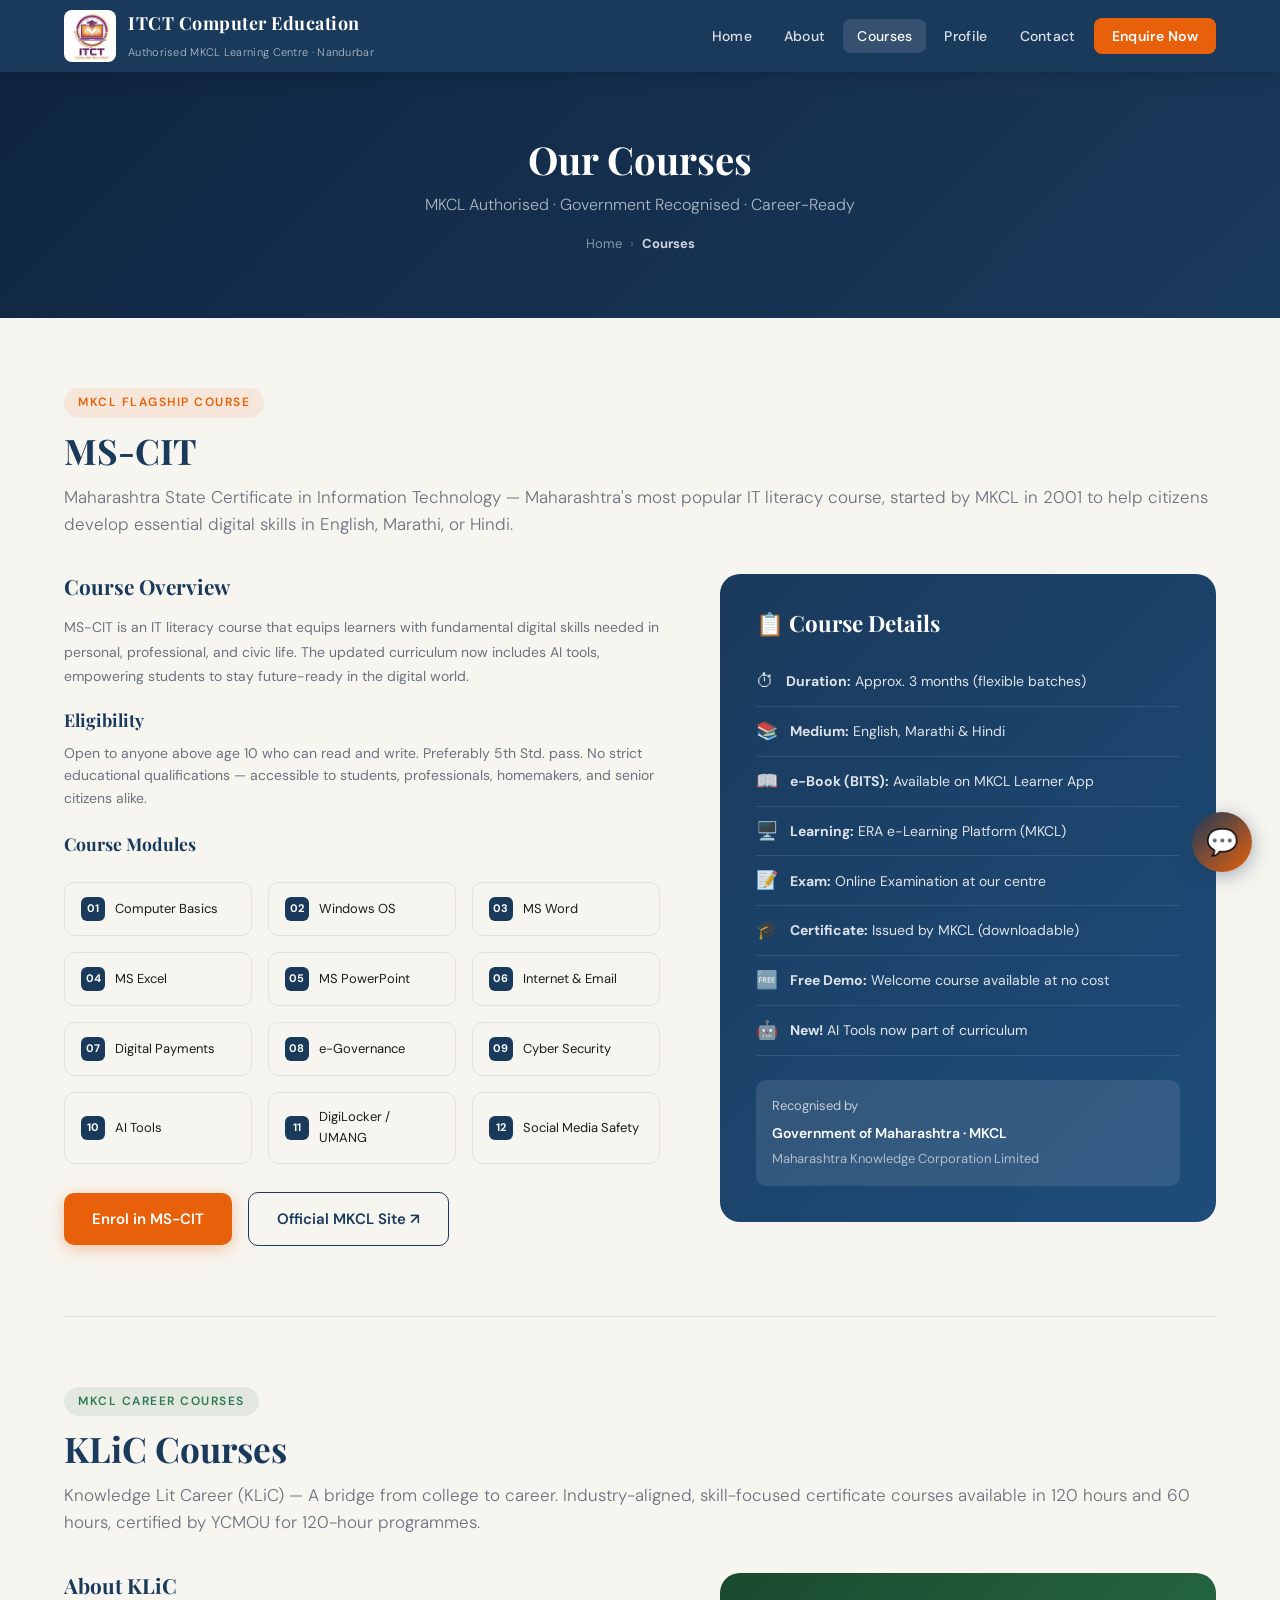
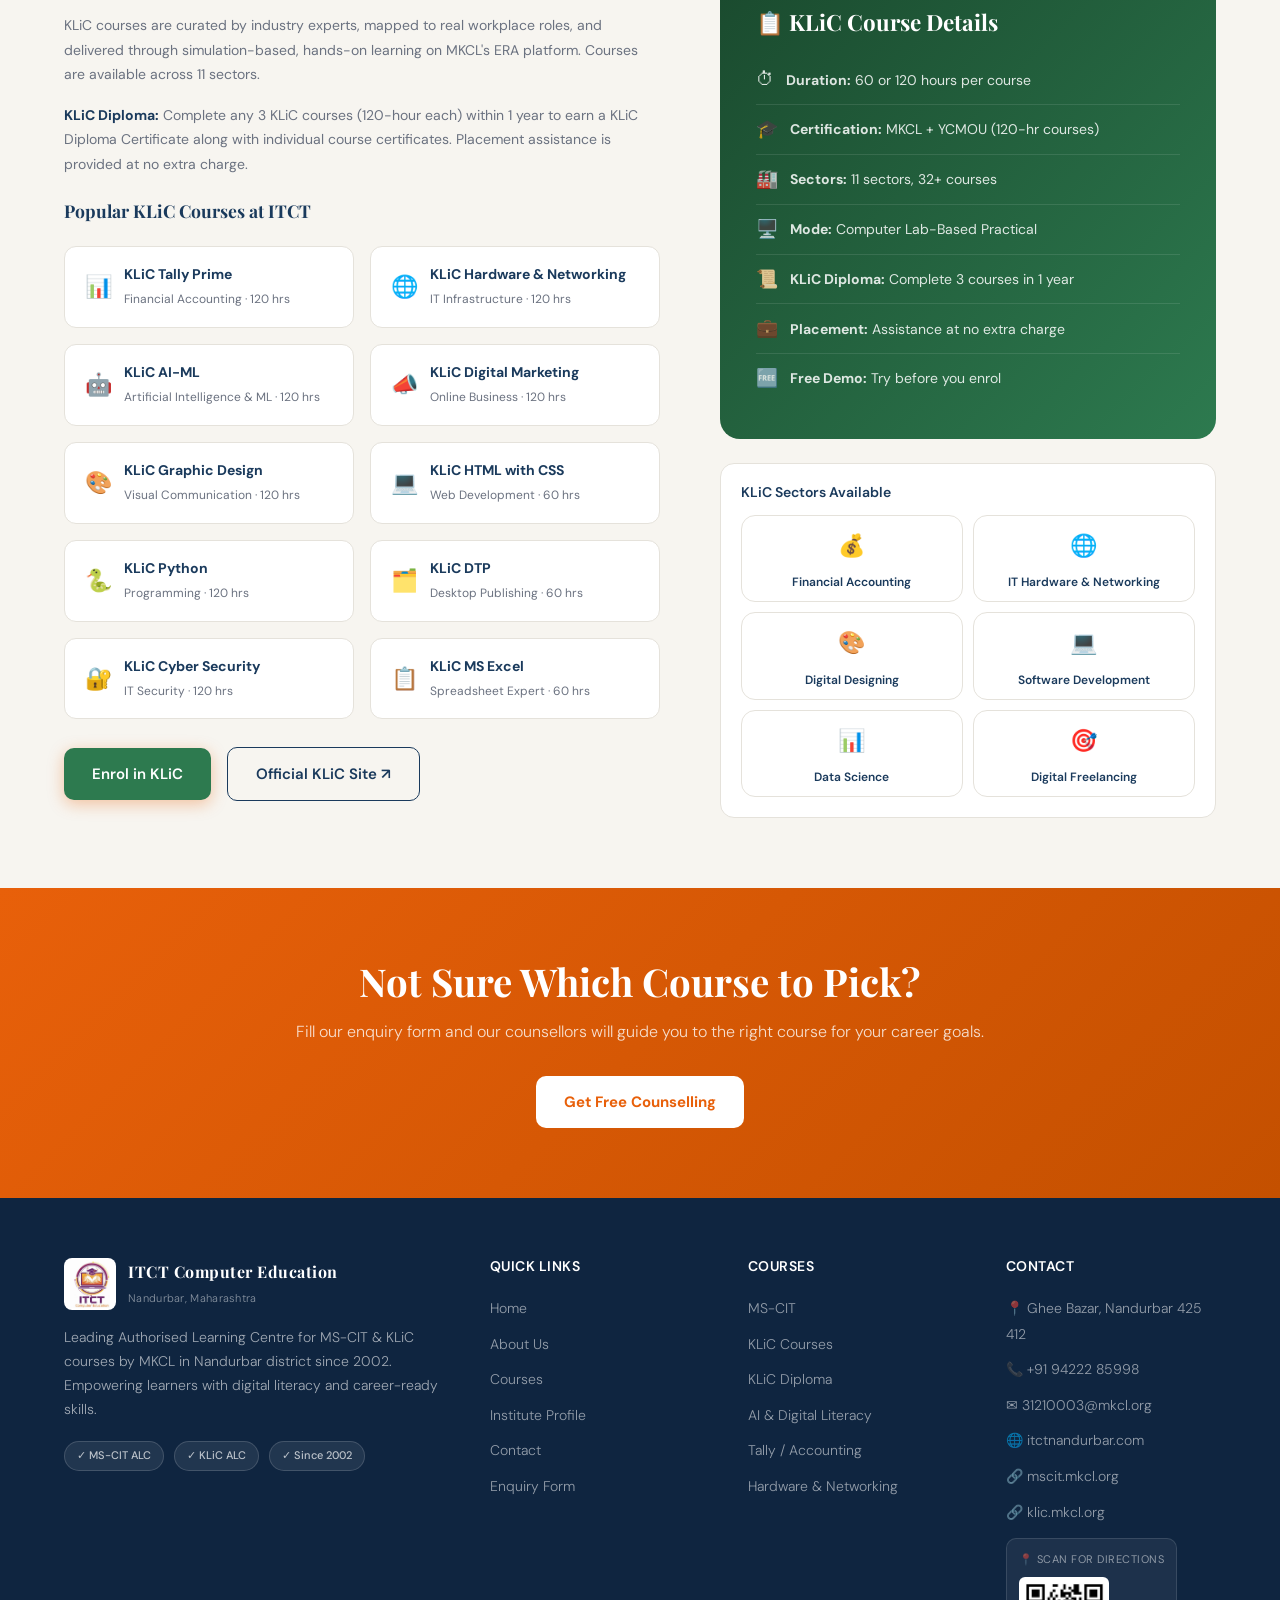
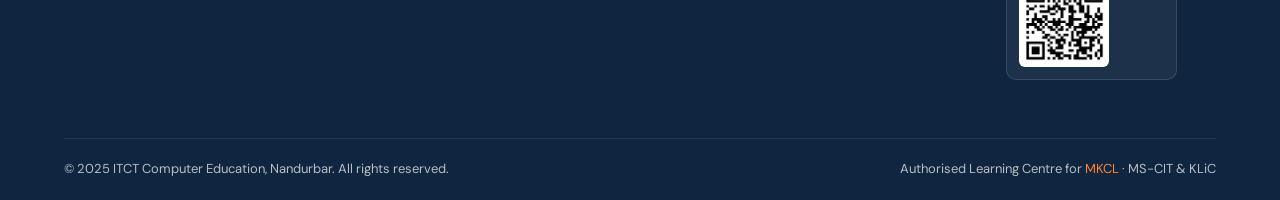
<file: courses.html>
<!DOCTYPE html>
<html lang="en">
<head>
  <meta charset="UTF-8" />
  <meta name="viewport" content="width=device-width, initial-scale=1.0" />
  <title>Courses – ITCT Computer Education, Nandurbar</title>
  <meta name="description" content="MS-CIT and KLiC courses at ITCT Computer Education, Nandurbar. Government recognised IT and career courses by MKCL." />
  <link rel="stylesheet" href="styles.css" />
  <style>
    .module-grid {
      display: grid;
      grid-template-columns: repeat(3, 1fr);
      gap: 16px;
      margin: 28px 0;
    }
    .module-item {
      background: var(--bg);
      border: 1px solid var(--border);
      border-radius: 10px;
      padding: 14px 16px;
      font-size: 13px;
      display: flex;
      align-items: center;
      gap: 10px;
    }
    .module-item .num {
      background: var(--primary);
      color: white;
      width: 24px;
      height: 24px;
      border-radius: 6px;
      display: flex;
      align-items: center;
      justify-content: center;
      font-size: 11px;
      font-weight: 700;
      flex-shrink: 0;
    }
    .course-section {
      padding: 70px 0;
      border-bottom: 1px solid var(--border);
    }
    .course-section:last-child { border-bottom: none; }
    .course-header-block {
      display: grid;
      grid-template-columns: 1.2fr 1fr;
      gap: 60px;
      align-items: start;
    }
    .course-highlight {
      background: linear-gradient(135deg, var(--primary), #1e4d7b);
      border-radius: 20px;
      padding: 36px;
      color: white;
    }
    .course-highlight.green {
      background: linear-gradient(135deg, #1a4a2e, #2d7a4f);
    }
    .course-highlight h3 {
      font-size: 1.4rem;
      margin-bottom: 20px;
      color: white;
    }
    .highlight-item {
      display: flex;
      align-items: center;
      gap: 12px;
      padding: 10px 0;
      border-bottom: 1px solid rgba(255,255,255,0.1);
      font-size: 14px;
      color: rgba(255,255,255,0.85);
    }
    .highlight-item:last-child { border-bottom: none; }
    .highlight-icon { font-size: 18px; }
    .klic-sectors { margin-top: 48px; }
    .klic-course-list {
      display: grid;
      grid-template-columns: repeat(2, 1fr);
      gap: 16px;
      margin-top: 24px;
    }
    .klic-course-item {
      background: white;
      border: 1.5px solid var(--border);
      border-radius: 12px;
      padding: 16px 20px;
      display: flex;
      align-items: center;
      gap: 12px;
      transition: all 0.25s;
      cursor: pointer;
    }
    .klic-course-item:hover {
      border-color: #2d7a4f;
      box-shadow: 0 4px 16px rgba(45,122,79,0.12);
      transform: translateX(4px);
    }
    .klic-course-item .icon { font-size: 22px; }
    .klic-course-item strong { display: block; font-size: 14px; color: var(--primary); }
    .klic-course-item span { font-size: 12px; color: var(--text-muted); }
    .fee-table {
      width: 100%;
      border-collapse: collapse;
      font-size: 14px;
      margin-top: 20px;
    }
    .fee-table th, .fee-table td {
      padding: 12px 16px;
      text-align: left;
      border-bottom: 1px solid var(--border);
    }
    .fee-table th {
      background: var(--primary);
      color: white;
      font-weight: 600;
      font-size: 13px;
    }
    .fee-table tr:last-child td { border-bottom: none; }
    .fee-table tr:nth-child(even) td { background: var(--bg); }
    @media (max-width: 768px) {
      .course-header-block { grid-template-columns: 1fr; }
      .module-grid { grid-template-columns: repeat(2, 1fr); }
      .klic-course-list { grid-template-columns: 1fr; }
    }
    @media (max-width: 480px) {
      .module-grid { grid-template-columns: 1fr; }
    }
  </style>
</head>
<body>
<script src="nav.js"></script>

<!-- PAGE HERO -->
<div class="page-hero">
  <div class="container">
    <h1>Our Courses</h1>
    <p>MKCL Authorised · Government Recognised · Career-Ready</p>
    <div class="breadcrumb">
      <a href="index.html">Home</a>
      <span>›</span>
      <strong>Courses</strong>
    </div>
  </div>
</div>

<div class="container">

  <!-- MS-CIT SECTION -->
  <div class="course-section" id="mscit">
    <div class="section-header" style="text-align:left;margin-bottom:36px;">
      <span class="tag">MKCL Flagship Course</span>
      <h2 style="font-size:2.2rem;">MS-CIT</h2>
      <p style="max-width:none;">Maharashtra State Certificate in Information Technology — Maharashtra's most popular IT literacy course, started by MKCL in 2001 to help citizens develop essential digital skills in English, Marathi, or Hindi.</p>
    </div>

    <div class="course-header-block">
      <div>
        <h3 style="color:var(--primary);font-size:1.3rem;margin-bottom:16px;">Course Overview</h3>
        <p style="color:var(--text-muted);font-size:14px;line-height:1.75;margin-bottom:20px;">MS-CIT is an IT literacy course that equips learners with fundamental digital skills needed in personal, professional, and civic life. The updated curriculum now includes AI tools, empowering students to stay future-ready in the digital world.</p>

        <h3 style="color:var(--primary);font-size:1.1rem;margin-bottom:12px;">Eligibility</h3>
        <p style="color:var(--text-muted);font-size:14px;margin-bottom:24px;">Open to anyone above age 10 who can read and write. Preferably 5th Std. pass. No strict educational qualifications — accessible to students, professionals, homemakers, and senior citizens alike.</p>

        <h3 style="color:var(--primary);font-size:1.1rem;margin-bottom:12px;">Course Modules</h3>
        <div class="module-grid">
          <div class="module-item"><span class="num">01</span>Computer Basics</div>
          <div class="module-item"><span class="num">02</span>Windows OS</div>
          <div class="module-item"><span class="num">03</span>MS Word</div>
          <div class="module-item"><span class="num">04</span>MS Excel</div>
          <div class="module-item"><span class="num">05</span>MS PowerPoint</div>
          <div class="module-item"><span class="num">06</span>Internet & Email</div>
          <div class="module-item"><span class="num">07</span>Digital Payments</div>
          <div class="module-item"><span class="num">08</span>e-Governance</div>
          <div class="module-item"><span class="num">09</span>Cyber Security</div>
          <div class="module-item"><span class="num">10</span>AI Tools</div>
          <div class="module-item"><span class="num">11</span>DigiLocker / UMANG</div>
          <div class="module-item"><span class="num">12</span>Social Media Safety</div>
        </div>

        <div style="margin-top:24px;">
          <a href="enquiry.html" class="btn btn-primary">Enrol in MS-CIT</a>
          <a href="https://mscit.mkcl.org" target="_blank" class="btn btn-outline" style="color:var(--primary);border-color:var(--primary);margin-left:12px;">Official MKCL Site ↗</a>
        </div>
      </div>

      <div class="course-highlight">
        <h3>📋 Course Details</h3>
        <div class="highlight-item"><span class="highlight-icon">⏱</span><span><strong>Duration:</strong> Approx. 3 months (flexible batches)</span></div>
        <div class="highlight-item"><span class="highlight-icon">📚</span><span><strong>Medium:</strong> English, Marathi & Hindi</span></div>
        <div class="highlight-item"><span class="highlight-icon">📖</span><span><strong>e-Book (BITS):</strong> Available on MKCL Learner App</span></div>
        <div class="highlight-item"><span class="highlight-icon">🖥️</span><span><strong>Learning:</strong> ERA e-Learning Platform (MKCL)</span></div>
        <div class="highlight-item"><span class="highlight-icon">📝</span><span><strong>Exam:</strong> Online Examination at our centre</span></div>
        <div class="highlight-item"><span class="highlight-icon">🎓</span><span><strong>Certificate:</strong> Issued by MKCL (downloadable)</span></div>
        <div class="highlight-item"><span class="highlight-icon">🆓</span><span><strong>Free Demo:</strong> Welcome course available at no cost</span></div>
        <div class="highlight-item"><span class="highlight-icon">🤖</span><span><strong>New!</strong> AI Tools now part of curriculum</span></div>

        <div style="margin-top:24px;background:rgba(255,255,255,0.1);border-radius:10px;padding:16px;">
          <div style="font-size:13px;color:rgba(255,255,255,0.7);margin-bottom:6px;">Recognised by</div>
          <div style="color:white;font-weight:600;font-size:14px;">Government of Maharashtra · MKCL</div>
          <div style="color:rgba(255,255,255,0.6);font-size:13px;margin-top:4px;">Maharashtra Knowledge Corporation Limited</div>
        </div>
      </div>
    </div>
  </div>

  <!-- KLiC SECTION -->
  <div class="course-section" id="klic">
    <div class="section-header" style="text-align:left;margin-bottom:36px;">
      <span class="tag" style="background:rgba(45,122,79,0.1);color:#2d7a4f;">MKCL Career Courses</span>
      <h2 style="font-size:2.2rem;">KLiC Courses</h2>
      <p style="max-width:none;">Knowledge Lit Career (KLiC) — A bridge from college to career. Industry-aligned, skill-focused certificate courses available in 120 hours and 60 hours, certified by YCMOU for 120-hour programmes.</p>
    </div>

    <div class="course-header-block">
      <div>
        <h3 style="color:var(--primary);font-size:1.3rem;margin-bottom:16px;">About KLiC</h3>
        <p style="color:var(--text-muted);font-size:14px;line-height:1.75;margin-bottom:16px;">KLiC courses are curated by industry experts, mapped to real workplace roles, and delivered through simulation-based, hands-on learning on MKCL's ERA platform. Courses are available across 11 sectors.</p>
        <p style="color:var(--text-muted);font-size:14px;line-height:1.75;margin-bottom:24px;"><strong style="color:var(--primary);">KLiC Diploma:</strong> Complete any 3 KLiC courses (120-hour each) within 1 year to earn a KLiC Diploma Certificate along with individual course certificates. Placement assistance is provided at no extra charge.</p>

        <h3 style="color:var(--primary);font-size:1.1rem;margin-bottom:16px;">Popular KLiC Courses at ITCT</h3>
        <div class="klic-course-list">
          <div class="klic-course-item"><span class="icon">📊</span><div><strong>KLiC Tally Prime</strong><span>Financial Accounting · 120 hrs</span></div></div>
          <div class="klic-course-item"><span class="icon">🌐</span><div><strong>KLiC Hardware & Networking</strong><span>IT Infrastructure · 120 hrs</span></div></div>
          <div class="klic-course-item"><span class="icon">🤖</span><div><strong>KLiC AI-ML</strong><span>Artificial Intelligence & ML · 120 hrs</span></div></div>
          <div class="klic-course-item"><span class="icon">📣</span><div><strong>KLiC Digital Marketing</strong><span>Online Business · 120 hrs</span></div></div>
          <div class="klic-course-item"><span class="icon">🎨</span><div><strong>KLiC Graphic Design</strong><span>Visual Communication · 120 hrs</span></div></div>
          <div class="klic-course-item"><span class="icon">💻</span><div><strong>KLiC HTML with CSS</strong><span>Web Development · 60 hrs</span></div></div>
          <div class="klic-course-item"><span class="icon">🐍</span><div><strong>KLiC Python</strong><span>Programming · 120 hrs</span></div></div>
          <div class="klic-course-item"><span class="icon">🗂️</span><div><strong>KLiC DTP</strong><span>Desktop Publishing · 60 hrs</span></div></div>
          <div class="klic-course-item"><span class="icon">🔐</span><div><strong>KLiC Cyber Security</strong><span>IT Security · 120 hrs</span></div></div>
          <div class="klic-course-item"><span class="icon">📋</span><div><strong>KLiC MS Excel</strong><span>Spreadsheet Expert · 60 hrs</span></div></div>
        </div>

        <div style="margin-top:28px;">
          <a href="enquiry.html" class="btn btn-primary" style="background:#2d7a4f;">Enrol in KLiC</a>
          <a href="https://klic.mkcl.org" target="_blank" class="btn btn-outline" style="color:var(--primary);border-color:var(--primary);margin-left:12px;">Official KLiC Site ↗</a>
        </div>
      </div>

      <div>
        <div class="course-highlight green" style="margin-bottom:24px;">
          <h3>📋 KLiC Course Details</h3>
          <div class="highlight-item"><span class="highlight-icon">⏱</span><span><strong>Duration:</strong> 60 or 120 hours per course</span></div>
          <div class="highlight-item"><span class="highlight-icon">🎓</span><span><strong>Certification:</strong> MKCL + YCMOU (120-hr courses)</span></div>
          <div class="highlight-item"><span class="highlight-icon">🏭</span><span><strong>Sectors:</strong> 11 sectors, 32+ courses</span></div>
          <div class="highlight-item"><span class="highlight-icon">🖥️</span><span><strong>Mode:</strong> Computer Lab-Based Practical</span></div>
          <div class="highlight-item"><span class="highlight-icon">📜</span><span><strong>KLiC Diploma:</strong> Complete 3 courses in 1 year</span></div>
          <div class="highlight-item"><span class="highlight-icon">💼</span><span><strong>Placement:</strong> Assistance at no extra charge</span></div>
          <div class="highlight-item"><span class="highlight-icon">🆓</span><span><strong>Free Demo:</strong> Try before you enrol</span></div>
        </div>

        <div style="background:white;border:1px solid var(--border);border-radius:14px;padding:20px;">
          <h4 style="font-family:'DM Sans',sans-serif;font-size:14px;font-weight:600;color:var(--primary);margin-bottom:14px;">KLiC Sectors Available</h4>
          <div class="sectors-grid" style="grid-template-columns:repeat(2,1fr);gap:10px;">
            <div class="sector-card" style="padding:12px;"><div class="sector-icon" style="font-size:22px;">💰</div><h4 style="font-size:12px;">Financial Accounting</h4></div>
            <div class="sector-card" style="padding:12px;"><div class="sector-icon" style="font-size:22px;">🌐</div><h4 style="font-size:12px;">IT Hardware & Networking</h4></div>
            <div class="sector-card" style="padding:12px;"><div class="sector-icon" style="font-size:22px;">🎨</div><h4 style="font-size:12px;">Digital Designing</h4></div>
            <div class="sector-card" style="padding:12px;"><div class="sector-icon" style="font-size:22px;">💻</div><h4 style="font-size:12px;">Software Development</h4></div>
            <div class="sector-card" style="padding:12px;"><div class="sector-icon" style="font-size:22px;">📊</div><h4 style="font-size:12px;">Data Science</h4></div>
            <div class="sector-card" style="padding:12px;"><div class="sector-icon" style="font-size:22px;">🎯</div><h4 style="font-size:12px;">Digital Freelancing</h4></div>
          </div>
        </div>
      </div>
    </div>
  </div>

</div>

<!-- CTA -->
<div class="cta-section">
  <div class="container">
    <h2>Not Sure Which Course to Pick?</h2>
    <p>Fill our enquiry form and our counsellors will guide you to the right course for your career goals.</p>
    <a href="enquiry.html" class="btn btn-white">Get Free Counselling</a>
  </div>
</div>

</body>
</html>
</file>
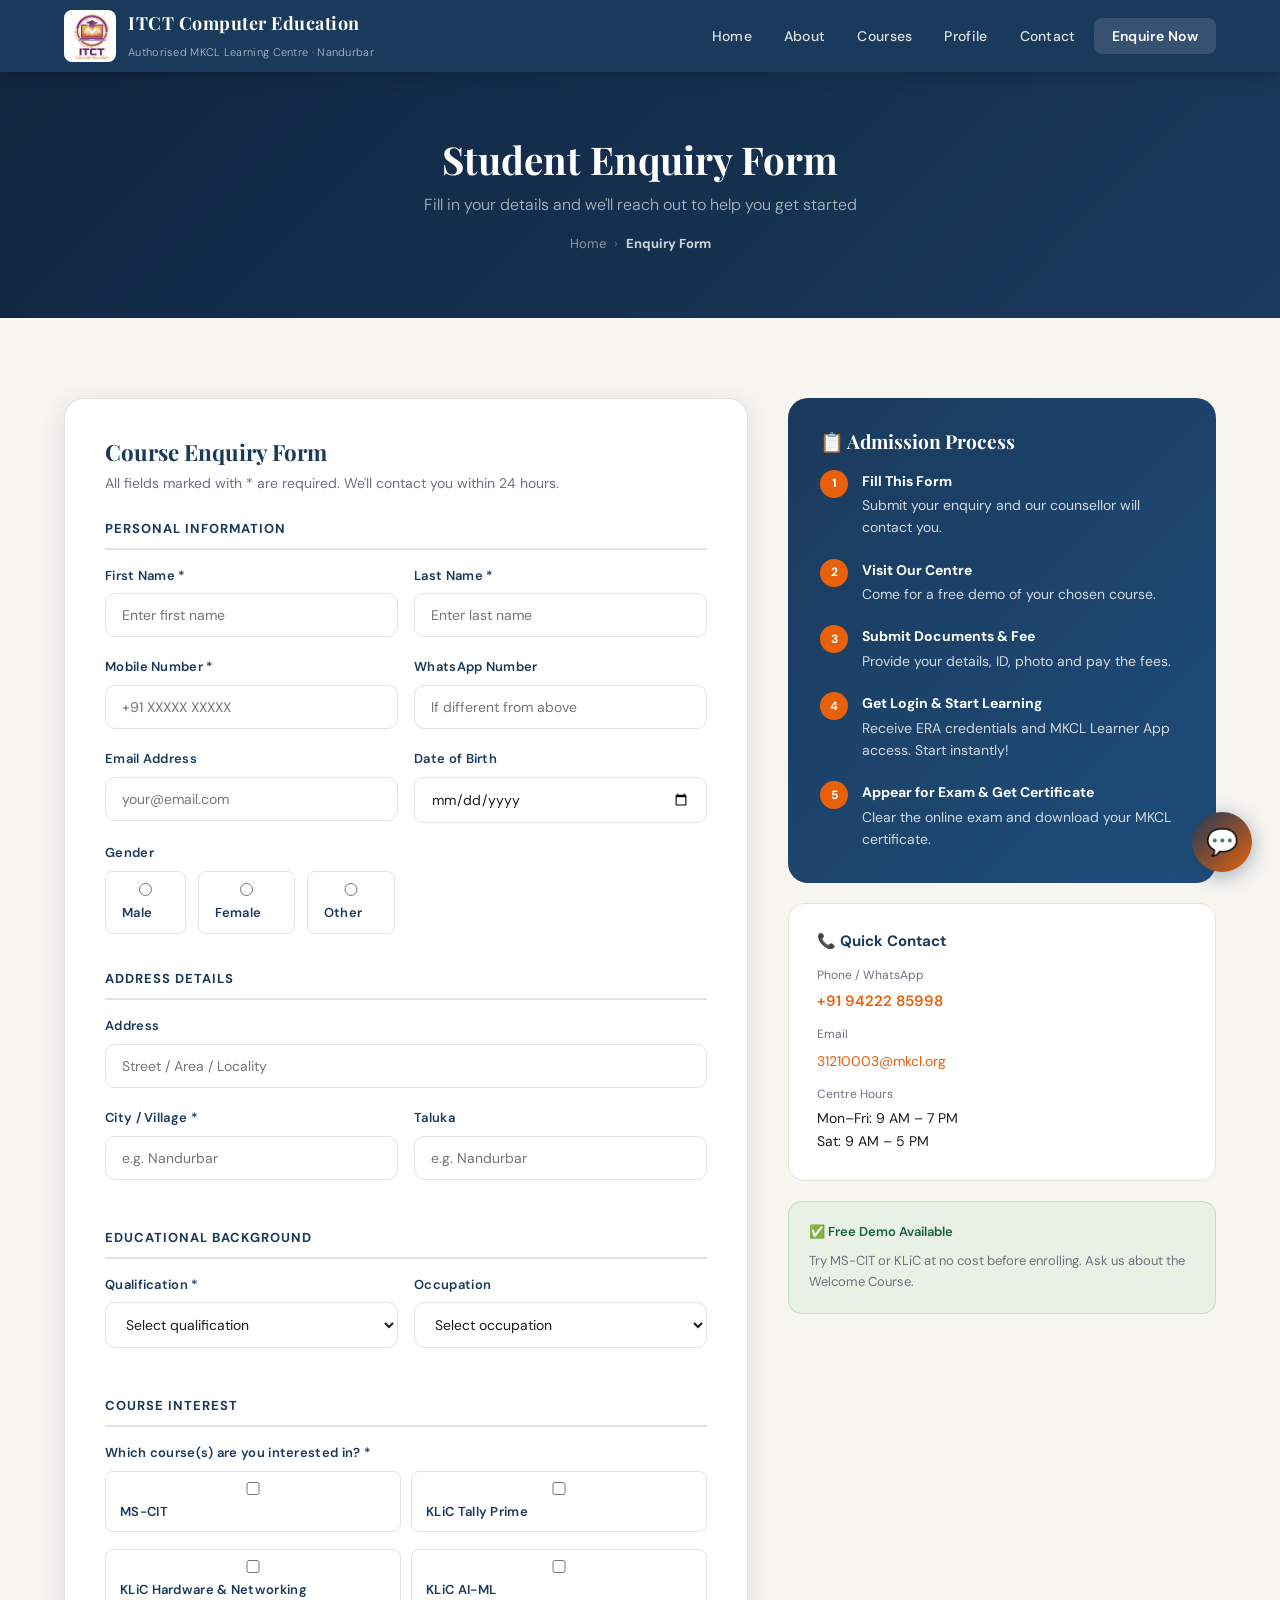
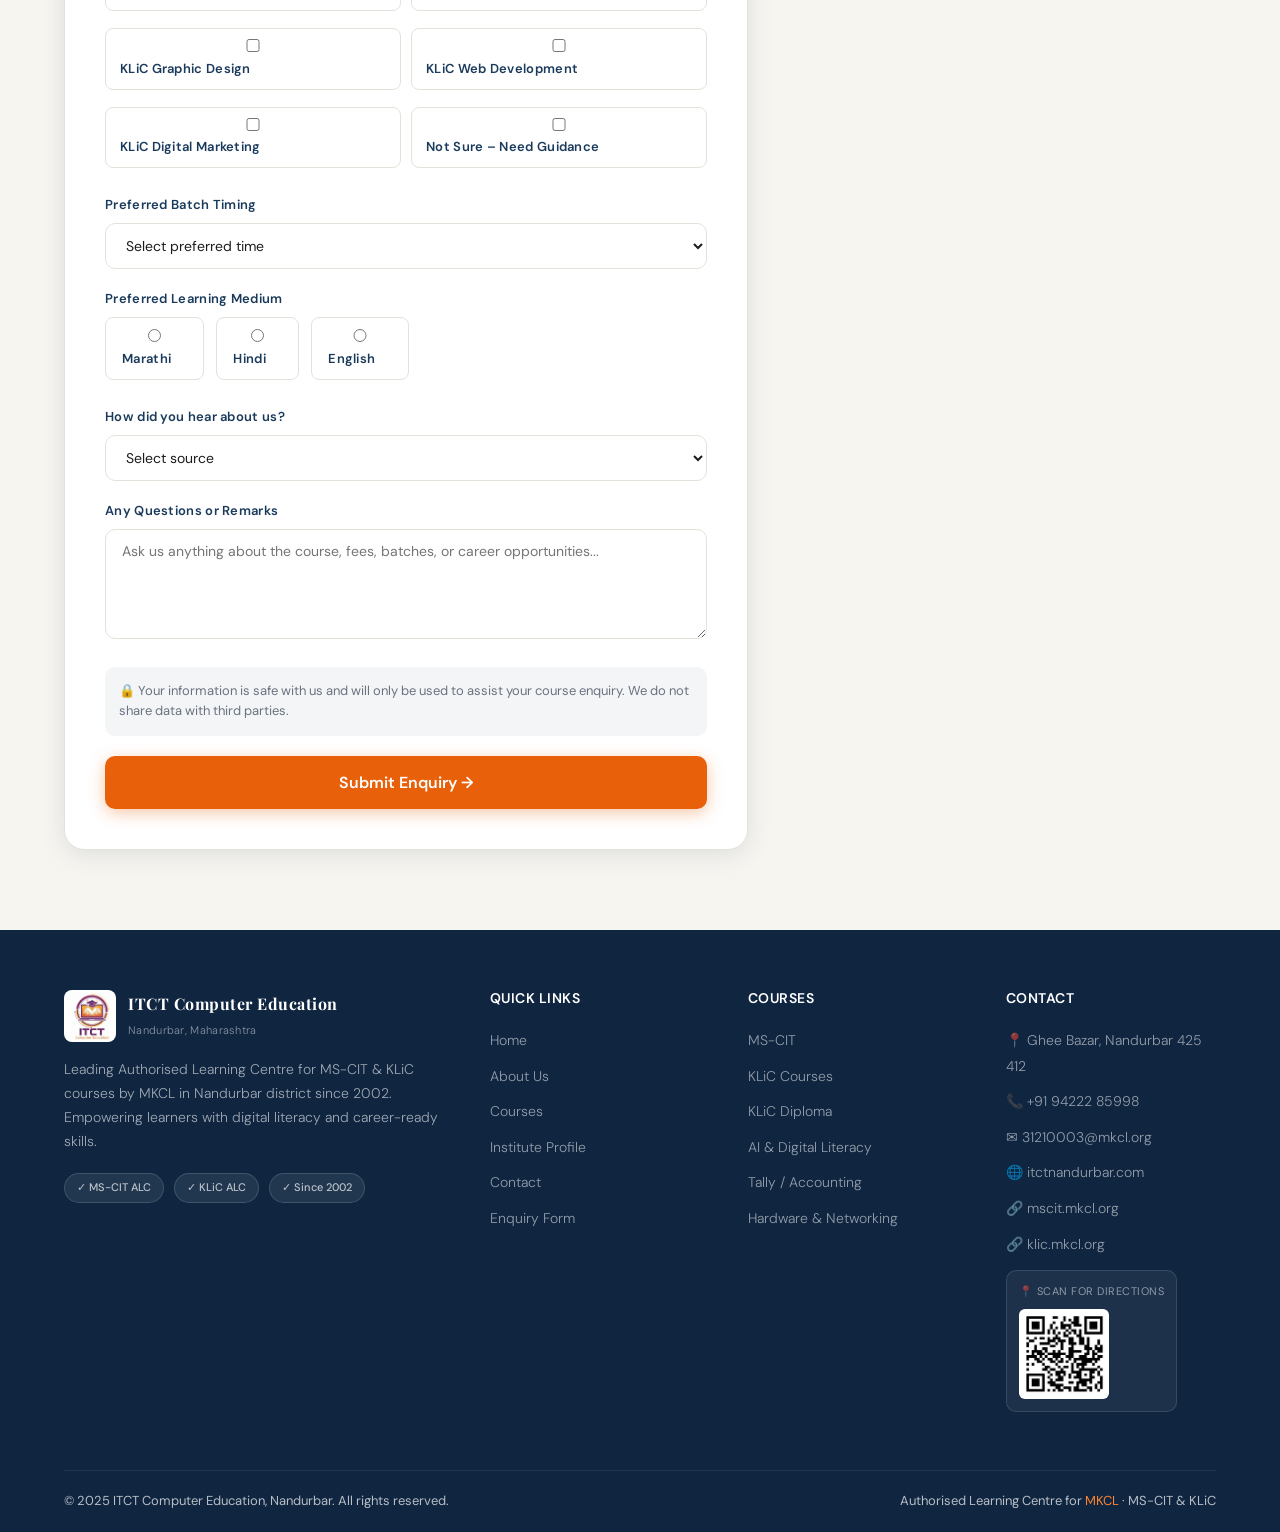
<file: enquiry.html>
<!DOCTYPE html>
<html lang="en">
<head>
  <meta charset="UTF-8" />
  <meta name="viewport" content="width=device-width, initial-scale=1.0" />
  <title>Enquiry Form – ITCT Computer Education, Nandurbar</title>
  <meta name="description" content="Enquire about MS-CIT and KLiC courses at ITCT Computer Education, Nandurbar. Fill the form and our team will contact you." />
  <link rel="stylesheet" href="styles.css" />
  <style>
    .enquiry-layout {
      display: grid;
      grid-template-columns: 1.6fr 1fr;
      gap: 40px;
      align-items: start;
    }
    .form-section-title {
      font-family: 'DM Sans', sans-serif;
      font-size: 13px;
      font-weight: 700;
      color: var(--primary);
      letter-spacing: 1px;
      text-transform: uppercase;
      margin: 28px 0 16px;
      padding-bottom: 8px;
      border-bottom: 2px solid var(--border);
    }
    .form-section-title:first-child { margin-top: 0; }
    .radio-group {
      display: flex;
      gap: 12px;
      flex-wrap: wrap;
    }
    .radio-label {
      display: flex;
      align-items: center;
      gap: 8px;
      cursor: pointer;
      padding: 10px 16px;
      border: 1.5px solid var(--border);
      border-radius: 8px;
      font-size: 14px;
      transition: all 0.2s;
      user-select: none;
    }
    .radio-label input { accent-color: var(--primary); }
    .radio-label:has(input:checked) {
      border-color: var(--primary);
      background: rgba(26,58,92,0.05);
      color: var(--primary);
      font-weight: 600;
    }
    .checkbox-group {
      display: grid;
      grid-template-columns: 1fr 1fr;
      gap: 10px;
    }
    .checkbox-label {
      display: flex;
      align-items: center;
      gap: 8px;
      cursor: pointer;
      padding: 9px 14px;
      border: 1.5px solid var(--border);
      border-radius: 8px;
      font-size: 13px;
      transition: all 0.2s;
      user-select: none;
    }
    .checkbox-label input { accent-color: var(--primary); }
    .checkbox-label:has(input:checked) {
      border-color: var(--primary);
      background: rgba(26,58,92,0.05);
      color: var(--primary);
      font-weight: 600;
    }
    .side-info {
      position: sticky;
      top: 90px;
    }
    .info-box {
      background: linear-gradient(135deg, var(--primary), #1e4d7b);
      border-radius: 20px;
      padding: 32px;
      color: white;
      margin-bottom: 20px;
    }
    .info-box h3 { color: white; font-size: 1.2rem; margin-bottom: 16px; }
    .info-step {
      display: flex;
      gap: 14px;
      align-items: flex-start;
      margin-bottom: 20px;
    }
    .step-num {
      width: 28px;
      height: 28px;
      background: var(--accent);
      border-radius: 50%;
      display: flex;
      align-items: center;
      justify-content: center;
      font-size: 12px;
      font-weight: 700;
      color: white;
      flex-shrink: 0;
    }
    .step-text { font-size: 14px; color: rgba(255,255,255,0.8); }
    .step-text strong { display: block; color: white; font-size: 14px; margin-bottom: 2px; }

    .success-overlay {
      display: none;
      text-align: center;
      padding: 60px 40px;
    }
    .success-overlay.show { display: block; }
    .success-icon { font-size: 64px; margin-bottom: 20px; }
    .success-overlay h2 { color: var(--primary); margin-bottom: 12px; }
    .success-overlay p { color: var(--text-muted); font-size: 15px; font-weight: 300; }

    @media (max-width: 768px) {
      .enquiry-layout { grid-template-columns: 1fr; }
      .side-info { position: static; }
      .checkbox-group { grid-template-columns: 1fr; }
    }
  </style>
</head>
<body>
<script src="nav.js"></script>

<!-- PAGE HERO -->
<div class="page-hero">
  <div class="container">
    <h1>Student Enquiry Form</h1>
    <p>Fill in your details and we'll reach out to help you get started</p>
    <div class="breadcrumb">
      <a href="index.html">Home</a>
      <span>›</span>
      <strong>Enquiry Form</strong>
    </div>
  </div>
</div>

<section>
  <div class="container">
    <div class="enquiry-layout">

      <!-- FORM -->
      <div class="form-card">
        <div id="formWrapper">
          <h3 style="margin-bottom:6px;">Course Enquiry Form</h3>
          <p style="font-size:14px;color:var(--text-muted);margin-bottom:24px;">All fields marked with * are required. We'll contact you within 24 hours.</p>

          <form id="enquiryForm" onsubmit="submitEnquiry(event)">

            <div class="form-section-title">Personal Information</div>
            <div class="form-row">
              <div class="form-group">
                <label for="e-fname">First Name *</label>
                <input type="text" id="e-fname" placeholder="Enter first name" required />
              </div>
              <div class="form-group">
                <label for="e-lname">Last Name *</label>
                <input type="text" id="e-lname" placeholder="Enter last name" required />
              </div>
            </div>

            <div class="form-row">
              <div class="form-group">
                <label for="e-phone">Mobile Number *</label>
                <input type="tel" id="e-phone" placeholder="+91 XXXXX XXXXX" required pattern="[0-9+\s\-]{10,15}" />
              </div>
              <div class="form-group">
                <label for="e-alt-phone">WhatsApp Number</label>
                <input type="tel" id="e-alt-phone" placeholder="If different from above" />
              </div>
            </div>

            <div class="form-row">
              <div class="form-group">
                <label for="e-email">Email Address</label>
                <input type="email" id="e-email" placeholder="your@email.com" />
              </div>
              <div class="form-group">
                <label for="e-dob">Date of Birth</label>
                <input type="date" id="e-dob" />
              </div>
            </div>

            <div class="form-group">
              <label for="e-gender">Gender</label>
              <div class="radio-group">
                <label class="radio-label"><input type="radio" name="gender" value="male" /> Male</label>
                <label class="radio-label"><input type="radio" name="gender" value="female" /> Female</label>
                <label class="radio-label"><input type="radio" name="gender" value="other" /> Other</label>
              </div>
            </div>

            <div class="form-section-title">Address Details</div>
            <div class="form-group">
              <label for="e-address">Address</label>
              <input type="text" id="e-address" placeholder="Street / Area / Locality" />
            </div>
            <div class="form-row">
              <div class="form-group">
                <label for="e-city">City / Village *</label>
                <input type="text" id="e-city" placeholder="e.g. Nandurbar" required />
              </div>
              <div class="form-group">
                <label for="e-taluka">Taluka</label>
                <input type="text" id="e-taluka" placeholder="e.g. Nandurbar" />
              </div>
            </div>

            <div class="form-section-title">Educational Background</div>
            <div class="form-row">
              <div class="form-group">
                <label for="e-edu">Qualification *</label>
                <select id="e-edu" required>
                  <option value="">Select qualification</option>
                  <option>Below 5th Std.</option>
                  <option>5th – 9th Std.</option>
                  <option>10th Std. (SSC)</option>
                  <option>12th Std. (HSC)</option>
                  <option>ITI / Diploma</option>
                  <option>Graduate</option>
                  <option>Post Graduate</option>
                  <option>Other</option>
                </select>
              </div>
              <div class="form-group">
                <label for="e-occupation">Occupation</label>
                <select id="e-occupation">
                  <option value="">Select occupation</option>
                  <option>Student</option>
                  <option>Homemaker</option>
                  <option>Government Employee</option>
                  <option>Private Employee</option>
                  <option>Self-employed / Business</option>
                  <option>Job Seeker</option>
                  <option>Farmer</option>
                  <option>Other</option>
                </select>
              </div>
            </div>

            <div class="form-section-title">Course Interest</div>
            <div class="form-group">
              <label>Which course(s) are you interested in? *</label>
              <div class="checkbox-group">
                <label class="checkbox-label"><input type="checkbox" name="course" value="mscit" /> MS-CIT</label>
                <label class="checkbox-label"><input type="checkbox" name="course" value="klic-tally" /> KLiC Tally Prime</label>
                <label class="checkbox-label"><input type="checkbox" name="course" value="klic-hardware" /> KLiC Hardware & Networking</label>
                <label class="checkbox-label"><input type="checkbox" name="course" value="klic-aiml" /> KLiC AI-ML</label>
                <label class="checkbox-label"><input type="checkbox" name="course" value="klic-design" /> KLiC Graphic Design</label>
                <label class="checkbox-label"><input type="checkbox" name="course" value="klic-web" /> KLiC Web Development</label>
                <label class="checkbox-label"><input type="checkbox" name="course" value="klic-digital-mktg" /> KLiC Digital Marketing</label>
                <label class="checkbox-label"><input type="checkbox" name="course" value="not-sure" /> Not Sure – Need Guidance</label>
              </div>
            </div>

            <div class="form-group">
              <label for="e-batch">Preferred Batch Timing</label>
              <select id="e-batch">
                <option value="">Select preferred time</option>
                <option>Morning (9:00 AM – 11:00 AM)</option>
                <option>Late Morning (11:00 AM – 1:00 PM)</option>
                <option>Afternoon (2:00 PM – 4:00 PM)</option>
                <option>Evening (4:00 PM – 6:00 PM)</option>
                <option>Any Time (Flexible)</option>
              </select>
            </div>

            <div class="form-group">
              <label for="e-medium">Preferred Learning Medium</label>
              <div class="radio-group">
                <label class="radio-label"><input type="radio" name="medium" value="marathi" /> Marathi</label>
                <label class="radio-label"><input type="radio" name="medium" value="hindi" /> Hindi</label>
                <label class="radio-label"><input type="radio" name="medium" value="english" /> English</label>
              </div>
            </div>

            <div class="form-group">
              <label for="e-source">How did you hear about us?</label>
              <select id="e-source">
                <option value="">Select source</option>
                <option>Friend / Family Recommendation</option>
                <option>Google Search</option>
                <option>Social Media</option>
                <option>Newspaper / Advertisement</option>
                <option>Walk-in / Visited Centre</option>
                <option>MKCL Website</option>
                <option>Other</option>
              </select>
            </div>

            <div class="form-group">
              <label for="e-remarks">Any Questions or Remarks</label>
              <textarea id="e-remarks" placeholder="Ask us anything about the course, fees, batches, or career opportunities..."></textarea>
            </div>

            <div style="background:rgba(26,58,92,0.05);border-radius:10px;padding:14px;font-size:13px;color:var(--text-muted);margin-bottom:20px;">
              🔒 Your information is safe with us and will only be used to assist your course enquiry. We do not share data with third parties.
            </div>

            <button type="submit" class="btn btn-primary btn-full" style="font-size:16px;padding:16px;">
              Submit Enquiry →
            </button>
          </form>
        </div>

        <div class="success-overlay" id="successMsg">
          <div class="success-icon">🎉</div>
          <h2>Enquiry Submitted!</h2>
          <p>Thank you for your interest in ITCT Computer Education.<br/>Your details are being sent to us on <strong>WhatsApp</strong>!</p>

          <div style="margin-top:20px;background:rgba(37,211,102,0.1);border:1.5px solid rgba(37,211,102,0.3);border-radius:14px;padding:18px;text-align:center;">
            <div style="font-size:32px;margin-bottom:8px;">💬</div>
            <p style="font-size:14px;font-weight:600;color:#166534;margin-bottom:4px;">WhatsApp is opening automatically...</p>
            <p style="font-size:13px;color:#166534;">Please press <strong>Send</strong> in WhatsApp to complete your enquiry.</p>
          </div>

          <div style="margin-top:20px;padding:16px;background:rgba(26,58,92,0.05);border-radius:14px;text-align:left;">
            <p style="font-size:13px;font-weight:600;color:var(--primary);margin-bottom:10px;">If WhatsApp didn't open automatically:</p>
            <a href="#" id="waManualLink" class="btn btn-primary btn-full" style="justify-content:center;background:#25d366;font-size:14px;">
              💬 Open WhatsApp Manually
            </a>
          </div>

          <div style="margin-top:16px;padding:16px;background:rgba(26,58,92,0.05);border-radius:14px;">
            <p style="font-size:13px;color:var(--text-muted);margin-bottom:8px;">Or contact us directly:</p>
            <p style="font-size:13px;margin-bottom:4px;">📞 <a href="tel:+919422285998" style="color:var(--accent);">+91 94222 85998</a></p>
            <p style="font-size:13px;">✉️ <a href="mailto:31210003@mkcl.org" style="color:var(--accent);">31210003@mkcl.org</a></p>
          </div>
          <a href="index.html" class="btn btn-primary" style="margin-top:20px;">← Back to Home</a>
        </div>
      </div>

      <!-- SIDEBAR -->
      <div class="side-info">
        <div class="info-box">
          <h3>📋 Admission Process</h3>
          <div class="info-step">
            <div class="step-num">1</div>
            <div class="step-text"><strong>Fill This Form</strong>Submit your enquiry and our counsellor will contact you.</div>
          </div>
          <div class="info-step">
            <div class="step-num">2</div>
            <div class="step-text"><strong>Visit Our Centre</strong>Come for a free demo of your chosen course.</div>
          </div>
          <div class="info-step">
            <div class="step-num">3</div>
            <div class="step-text"><strong>Submit Documents & Fee</strong>Provide your details, ID, photo and pay the fees.</div>
          </div>
          <div class="info-step">
            <div class="step-num">4</div>
            <div class="step-text"><strong>Get Login & Start Learning</strong>Receive ERA credentials and MKCL Learner App access. Start instantly!</div>
          </div>
          <div class="info-step" style="margin-bottom:0;">
            <div class="step-num">5</div>
            <div class="step-text"><strong>Appear for Exam & Get Certificate</strong>Clear the online exam and download your MKCL certificate.</div>
          </div>
        </div>

        <div style="background:white;border-radius:16px;padding:28px;border:1px solid var(--border);margin-bottom:20px;">
          <h4 style="font-family:'DM Sans',sans-serif;color:var(--primary);font-size:15px;font-weight:700;margin-bottom:16px;">📞 Quick Contact</h4>
          <div style="margin-bottom:12px;">
            <div style="font-size:12px;color:var(--text-muted);margin-bottom:3px;">Phone / WhatsApp</div>
            <a href="tel:+919422285998" style="color:var(--accent);font-weight:600;font-size:15px;">+91 94222 85998</a>
          </div>
          <div style="margin-bottom:12px;">
            <div style="font-size:12px;color:var(--text-muted);margin-bottom:3px;">Email</div>
            <a href="mailto:31210003@mkcl.org" style="color:var(--accent);font-size:14px;">31210003@mkcl.org</a>
          </div>
          <div>
            <div style="font-size:12px;color:var(--text-muted);margin-bottom:3px;">Centre Hours</div>
            <div style="font-size:14px;color:var(--text);">Mon–Fri: 9 AM – 7 PM<br/>Sat: 9 AM – 5 PM</div>
          </div>
        </div>

        <div style="background:rgba(22,163,74,0.06);border:1.5px solid rgba(22,163,74,0.2);border-radius:14px;padding:20px;">
          <div style="font-size:13px;font-weight:600;color:#166534;margin-bottom:8px;">✅ Free Demo Available</div>
          <div style="font-size:13px;color:var(--text-muted);line-height:1.6;">Try MS-CIT or KLiC at no cost before enrolling. Ask us about the Welcome Course.</div>
        </div>
      </div>
    </div>
  </div>
</section>

<script>
function submitEnquiry(e) {
  e.preventDefault();

  // Collect all form values
  const fname     = document.getElementById('e-fname').value.trim();
  const lname     = document.getElementById('e-lname').value.trim();
  const phone     = document.getElementById('e-phone').value.trim();
  const altPhone  = document.getElementById('e-alt-phone').value.trim();
  const email     = document.getElementById('e-email').value.trim();
  const dob       = document.getElementById('e-dob').value;
  const gender    = document.querySelector('input[name="gender"]:checked')?.value || 'Not specified';
  const address   = document.getElementById('e-address').value.trim();
  const city      = document.getElementById('e-city').value.trim();
  const taluka    = document.getElementById('e-taluka').value.trim();
  const edu       = document.getElementById('e-edu').value;
  const occ       = document.getElementById('e-occupation').value;
  const batch     = document.getElementById('e-batch').value;
  const medium    = document.querySelector('input[name="medium"]:checked')?.value || 'Not specified';
  const source    = document.getElementById('e-source').value;
  const remarks   = document.getElementById('e-remarks').value.trim();

  // Collect selected courses
  const courseChecks = document.querySelectorAll('input[name="course"]:checked');
  const courses = courseChecks.length > 0
    ? Array.from(courseChecks).map(c => c.value).join(', ')
    : 'Not specified';

  // Build WhatsApp message
  const msg =
`📋 *NEW STUDENT ENQUIRY*
📅 Date: ${new Date().toLocaleDateString('en-IN', {day:'2-digit', month:'short', year:'numeric'})}
━━━━━━━━━━━━━━━━━━
👤 *Student Details*
• Name: ${fname} ${lname}
• Phone: ${phone}${altPhone ? '\n• WhatsApp: ' + altPhone : ''}${email ? '\n• Email: ' + email : ''}${dob ? '\n• DOB: ' + dob : ''}
• Gender: ${gender}

📍 *Address*
• City/Village: ${city}${taluka ? '\n• Taluka: ' + taluka : ''}${address ? '\n• Address: ' + address : ''}

🎓 *Education & Occupation*
• Qualification: ${edu || 'Not specified'}
• Occupation: ${occ || 'Not specified'}

📚 *Course Interest*
• Course(s): ${courses}
• Batch Timing: ${batch || 'Not specified'}
• Medium: ${medium}

📢 *Heard from:* ${source || 'Not specified'}
${remarks ? '\n💬 *Remarks:*\n' + remarks : ''}
━━━━━━━━━━━━━━━━━━
Sent via itctnandurbar.com`;

  // Open WhatsApp with pre-filled message
  const encodedMsg = encodeURIComponent(msg);
  const waURL = `https://wa.me/919422285998?text=${encodedMsg}`;

  // Show success screen
  document.getElementById('formWrapper').style.display = 'none';
  document.getElementById('successMsg').classList.add('show');
  window.scrollTo({ top: 0, behavior: 'smooth' });

  // Set manual WhatsApp link
  document.getElementById('waManualLink').href = waURL;

  // Open WhatsApp after short delay
  setTimeout(() => {
    window.open(waURL, '_blank');
  }, 800);
}
</script>

</body>
</html>
</file>
<file: styles.css>
@import url('https://fonts.googleapis.com/css2?family=Playfair+Display:wght@600;700;800&family=DM+Sans:ital,opsz,wght@0,9..40,300;0,9..40,400;0,9..40,500;0,9..40,600;1,9..40,300&display=swap');

:root {
  --primary: #1a3a5c;
  --primary-dark: #0f2540;
  --accent: #e8600a;
  --accent-light: #ff8533;
  --gold: #f0a500;
  --bg: #f7f5f0;
  --bg-white: #ffffff;
  --text: #1c1c1c;
  --text-muted: #6b7280;
  --border: #e5e2db;
  --success: #16a34a;
  --shadow: 0 4px 24px rgba(26, 58, 92, 0.12);
  --shadow-lg: 0 12px 48px rgba(26, 58, 92, 0.18);
}

* { margin: 0; padding: 0; box-sizing: border-box; }

html { scroll-behavior: smooth; }

body {
  font-family: 'DM Sans', sans-serif;
  background: var(--bg);
  color: var(--text);
  line-height: 1.6;
  font-size: 16px;
}

h1, h2, h3, h4 {
  font-family: 'Playfair Display', serif;
  line-height: 1.2;
}

a { text-decoration: none; color: inherit; }

img { max-width: 100%; }

/* ---- NAVBAR ---- */
nav {
  background: var(--primary);
  position: sticky;
  top: 0;
  z-index: 1000;
  box-shadow: 0 2px 16px rgba(0,0,0,0.2);
}

.nav-inner {
  max-width: 1200px;
  margin: 0 auto;
  padding: 0 24px;
  display: flex;
  align-items: center;
  justify-content: space-between;
  height: 72px;
}

.nav-logo {
  display: flex;
  align-items: center;
  gap: 12px;
}

.logo-icon {
  width: 44px;
  height: 44px;
  background: var(--accent);
  border-radius: 10px;
  display: flex;
  align-items: center;
  justify-content: center;
  font-family: 'Playfair Display', serif;
  font-weight: 800;
  color: white;
  font-size: 18px;
  letter-spacing: -1px;
  flex-shrink: 0;
}

.logo-text { color: white; }
.logo-text strong {
  display: block;
  font-family: 'Playfair Display', serif;
  font-size: 18px;
  font-weight: 700;
  letter-spacing: 0.5px;
}
.logo-text span {
  font-size: 11px;
  color: rgba(255,255,255,0.65);
  font-weight: 300;
  letter-spacing: 0.3px;
}

.nav-links {
  display: flex;
  align-items: center;
  list-style: none;
  gap: 4px;
}

.nav-links a {
  color: rgba(255,255,255,0.85);
  font-size: 14px;
  font-weight: 500;
  padding: 8px 14px;
  border-radius: 8px;
  transition: all 0.2s;
  letter-spacing: 0.3px;
}

.nav-links a:hover,
.nav-links a.active {
  color: white;
  background: rgba(255,255,255,0.12);
}

.nav-links .btn-nav {
  background: var(--accent);
  color: white !important;
  padding: 9px 18px;
  border-radius: 8px;
  font-weight: 600;
  transition: background 0.2s;
}
.nav-links .btn-nav:hover { background: var(--accent-light); }

.hamburger {
  display: none;
  flex-direction: column;
  gap: 5px;
  cursor: pointer;
  padding: 4px;
}
.hamburger span {
  display: block;
  width: 24px;
  height: 2px;
  background: white;
  border-radius: 2px;
  transition: all 0.3s;
}

/* ---- HERO ---- */
.hero {
  background: linear-gradient(135deg, var(--primary-dark) 0%, var(--primary) 50%, #1e4d7b 100%);
  position: relative;
  overflow: hidden;
  min-height: 88vh;
  display: flex;
  align-items: center;
}

.hero::before {
  content: '';
  position: absolute;
  inset: 0;
  background: url("data:image/svg+xml,%3Csvg width='60' height='60' viewBox='0 0 60 60' xmlns='http://www.w3.org/2000/svg'%3E%3Cg fill='none' fill-rule='evenodd'%3E%3Cg fill='%23ffffff' fill-opacity='0.03'%3E%3Cpath d='M36 34v-4h-2v4h-4v2h4v4h2v-4h4v-2h-4zm0-30V0h-2v4h-4v2h4v4h2V6h4V4h-4zM6 34v-4H4v4H0v2h4v4h2v-4h4v-2H6zM6 4V0H4v4H0v2h4v4h2V6h4V4H6z'/%3E%3C/g%3E%3C/g%3E%3C/svg%3E");
}

.hero-blob {
  position: absolute;
  right: -100px;
  top: -100px;
  width: 600px;
  height: 600px;
  background: radial-gradient(circle, rgba(232,96,10,0.15) 0%, transparent 70%);
  border-radius: 50%;
}

.hero-inner {
  max-width: 1200px;
  margin: 0 auto;
  padding: 80px 24px;
  position: relative;
  z-index: 1;
  display: grid;
  grid-template-columns: 1fr 1fr;
  gap: 60px;
  align-items: center;
}

.hero-badge {
  display: inline-flex;
  align-items: center;
  gap: 8px;
  background: rgba(232,96,10,0.15);
  border: 1px solid rgba(232,96,10,0.3);
  color: #ffaa6e;
  padding: 6px 14px;
  border-radius: 100px;
  font-size: 13px;
  font-weight: 500;
  margin-bottom: 20px;
  letter-spacing: 0.5px;
}

.hero-badge::before {
  content: '★';
  color: var(--gold);
}

.hero h1 {
  font-size: clamp(2.2rem, 4vw, 3.4rem);
  color: white;
  margin-bottom: 16px;
  line-height: 1.15;
}

.hero h1 span { color: var(--accent-light); }

.hero p {
  color: rgba(255,255,255,0.75);
  font-size: 17px;
  margin-bottom: 36px;
  font-weight: 300;
  line-height: 1.7;
}

.hero-btns {
  display: flex;
  gap: 14px;
  flex-wrap: wrap;
}

.btn {
  display: inline-flex;
  align-items: center;
  gap: 8px;
  padding: 14px 28px;
  border-radius: 10px;
  font-weight: 600;
  font-size: 15px;
  transition: all 0.25s;
  cursor: pointer;
  border: none;
  font-family: 'DM Sans', sans-serif;
}

.btn-primary {
  background: var(--accent);
  color: white;
  box-shadow: 0 4px 16px rgba(232,96,10,0.35);
}
.btn-primary:hover {
  background: var(--accent-light);
  transform: translateY(-2px);
  box-shadow: 0 8px 24px rgba(232,96,10,0.45);
}

.btn-outline {
  background: transparent;
  color: white;
  border: 1.5px solid rgba(255,255,255,0.4);
}
.btn-outline:hover {
  background: rgba(255,255,255,0.1);
  border-color: rgba(255,255,255,0.7);
}

.hero-stats {
  display: grid;
  grid-template-columns: repeat(3, 1fr);
  gap: 16px;
  margin-top: 48px;
}

.stat-card {
  background: rgba(255,255,255,0.07);
  border: 1px solid rgba(255,255,255,0.12);
  border-radius: 12px;
  padding: 18px;
  text-align: center;
  backdrop-filter: blur(8px);
}

.stat-number {
  font-family: 'Playfair Display', serif;
  font-size: 2rem;
  font-weight: 800;
  color: white;
  line-height: 1;
}
.stat-number span { color: var(--accent-light); }
.stat-label {
  font-size: 12px;
  color: rgba(255,255,255,0.6);
  margin-top: 6px;
  text-transform: uppercase;
  letter-spacing: 0.5px;
}

.hero-visual {
  display: flex;
  justify-content: center;
}

.hero-card {
  background: rgba(255,255,255,0.08);
  border: 1px solid rgba(255,255,255,0.15);
  backdrop-filter: blur(12px);
  border-radius: 20px;
  padding: 36px;
  width: 100%;
  max-width: 380px;
}

.hero-card h3 {
  color: white;
  font-size: 1.1rem;
  margin-bottom: 20px;
  font-family: 'DM Sans', sans-serif;
  font-weight: 600;
}

.course-pill {
  display: flex;
  align-items: center;
  gap: 12px;
  padding: 12px 16px;
  background: rgba(255,255,255,0.07);
  border-radius: 10px;
  margin-bottom: 10px;
  border: 1px solid rgba(255,255,255,0.1);
  color: rgba(255,255,255,0.9);
  font-size: 14px;
  font-weight: 500;
}
.course-pill .dot {
  width: 8px;
  height: 8px;
  border-radius: 50%;
  background: var(--accent-light);
  flex-shrink: 0;
}

.mkcl-badge-card {
  margin-top: 20px;
  background: rgba(240,165,0,0.12);
  border: 1px solid rgba(240,165,0,0.25);
  border-radius: 10px;
  padding: 12px 16px;
  display: flex;
  align-items: center;
  gap: 10px;
  color: #f0c050;
  font-size: 13px;
  font-weight: 500;
}

/* ---- SECTIONS ---- */
section { padding: 80px 0; }

.container {
  max-width: 1200px;
  margin: 0 auto;
  padding: 0 24px;
}

.section-header {
  text-align: center;
  margin-bottom: 56px;
}

.tag {
  display: inline-block;
  background: rgba(232,96,10,0.1);
  color: var(--accent);
  font-size: 12px;
  font-weight: 600;
  letter-spacing: 1.5px;
  text-transform: uppercase;
  padding: 5px 14px;
  border-radius: 100px;
  margin-bottom: 12px;
}

.section-header h2 {
  font-size: clamp(1.8rem, 3vw, 2.6rem);
  color: var(--primary);
  margin-bottom: 12px;
}

.section-header p {
  color: var(--text-muted);
  font-size: 17px;
  max-width: 580px;
  margin: 0 auto;
  font-weight: 300;
}

/* ---- WHY US ---- */
.why-grid {
  display: grid;
  grid-template-columns: repeat(3, 1fr);
  gap: 24px;
}

.why-card {
  background: white;
  border-radius: 16px;
  padding: 32px;
  box-shadow: var(--shadow);
  border: 1px solid var(--border);
  transition: all 0.3s;
  position: relative;
  overflow: hidden;
}

.why-card::before {
  content: '';
  position: absolute;
  top: 0;
  left: 0;
  right: 0;
  height: 3px;
  background: linear-gradient(90deg, var(--accent), var(--accent-light));
  opacity: 0;
  transition: opacity 0.3s;
}

.why-card:hover {
  transform: translateY(-4px);
  box-shadow: var(--shadow-lg);
}
.why-card:hover::before { opacity: 1; }

.why-icon {
  width: 52px;
  height: 52px;
  background: rgba(26,58,92,0.08);
  border-radius: 12px;
  display: flex;
  align-items: center;
  justify-content: center;
  font-size: 24px;
  margin-bottom: 20px;
}

.why-card h3 {
  font-family: 'DM Sans', sans-serif;
  font-size: 17px;
  font-weight: 600;
  color: var(--primary);
  margin-bottom: 10px;
}

.why-card p {
  color: var(--text-muted);
  font-size: 14px;
  line-height: 1.65;
}

/* ---- COURSES ---- */
.courses-bg { background: white; }

.courses-grid {
  display: grid;
  grid-template-columns: repeat(auto-fit, minmax(340px, 1fr));
  gap: 28px;
}

.course-card {
  border: 1.5px solid var(--border);
  border-radius: 18px;
  overflow: hidden;
  transition: all 0.3s;
  background: white;
}

.course-card:hover {
  box-shadow: var(--shadow-lg);
  border-color: var(--accent);
  transform: translateY(-4px);
}

.course-card-header {
  padding: 28px 28px 20px;
  background: linear-gradient(135deg, var(--primary), #1e4d7b);
  position: relative;
}

.course-card-header.klic {
  background: linear-gradient(135deg, #1a4a2e, #2d7a4f);
}

.course-type-tag {
  display: inline-block;
  padding: 4px 12px;
  border-radius: 100px;
  font-size: 11px;
  font-weight: 600;
  text-transform: uppercase;
  letter-spacing: 1px;
  margin-bottom: 12px;
  background: rgba(255,255,255,0.15);
  color: rgba(255,255,255,0.9);
}

.course-card-header h3 {
  color: white;
  font-size: 1.5rem;
  margin-bottom: 6px;
}
.course-card-header p {
  color: rgba(255,255,255,0.7);
  font-size: 13px;
  font-weight: 300;
}

.course-card-body { padding: 24px 28px 28px; }

.course-meta {
  display: flex;
  gap: 16px;
  margin-bottom: 20px;
  flex-wrap: wrap;
}

.course-meta-item {
  display: flex;
  align-items: center;
  gap: 6px;
  font-size: 13px;
  color: var(--text-muted);
}

.course-features {
  list-style: none;
  margin-bottom: 24px;
}

.course-features li {
  padding: 7px 0;
  border-bottom: 1px solid var(--border);
  font-size: 14px;
  color: var(--text);
  display: flex;
  align-items: flex-start;
  gap: 8px;
}
.course-features li:last-child { border-bottom: none; }
.course-features li::before {
  content: '✓';
  color: var(--success);
  font-weight: 700;
  flex-shrink: 0;
  margin-top: 1px;
}

.btn-sm {
  padding: 10px 22px;
  font-size: 14px;
  border-radius: 8px;
}

/* ---- TESTIMONIALS ---- */
.testimonials-bg { background: var(--primary); }

.testimonials-bg .section-header h2 { color: white; }
.testimonials-bg .tag {
  background: rgba(232,96,10,0.2);
  color: var(--accent-light);
}
.testimonials-bg .section-header p { color: rgba(255,255,255,0.6); }

.testi-grid {
  display: grid;
  grid-template-columns: repeat(3, 1fr);
  gap: 24px;
}

.testi-card {
  background: rgba(255,255,255,0.07);
  border: 1px solid rgba(255,255,255,0.12);
  border-radius: 16px;
  padding: 28px;
  backdrop-filter: blur(8px);
}

.testi-stars { color: var(--gold); font-size: 14px; margin-bottom: 14px; }

.testi-text {
  color: rgba(255,255,255,0.8);
  font-size: 15px;
  line-height: 1.7;
  margin-bottom: 20px;
  font-style: italic;
  font-weight: 300;
}

.testi-author {
  display: flex;
  align-items: center;
  gap: 12px;
}

.testi-avatar {
  width: 40px;
  height: 40px;
  border-radius: 50%;
  display: flex;
  align-items: center;
  justify-content: center;
  font-weight: 700;
  font-size: 16px;
  background: var(--accent);
  color: white;
  flex-shrink: 0;
}

.testi-name {
  color: white;
  font-weight: 600;
  font-size: 14px;
}
.testi-course {
  color: rgba(255,255,255,0.5);
  font-size: 12px;
}

/* ---- CTA ---- */
.cta-section {
  background: linear-gradient(135deg, var(--accent) 0%, #c45000 100%);
  text-align: center;
  padding: 70px 24px;
}

.cta-section h2 {
  color: white;
  font-size: clamp(1.8rem, 3vw, 2.4rem);
  margin-bottom: 14px;
}
.cta-section p {
  color: rgba(255,255,255,0.8);
  font-size: 16px;
  margin-bottom: 32px;
  font-weight: 300;
}

.btn-white {
  background: white;
  color: var(--accent);
  font-weight: 700;
}
.btn-white:hover { background: #fff8f5; transform: translateY(-2px); }

/* ---- CONTACT ---- */
.contact-grid {
  display: grid;
  grid-template-columns: 1fr 1.4fr;
  gap: 60px;
  align-items: start;
}

.contact-info h3 {
  font-size: 1.5rem;
  color: var(--primary);
  margin-bottom: 16px;
}
.contact-info p {
  color: var(--text-muted);
  margin-bottom: 36px;
  font-size: 15px;
  line-height: 1.7;
  font-weight: 300;
}

.contact-item {
  display: flex;
  gap: 16px;
  margin-bottom: 24px;
  align-items: flex-start;
}

.contact-icon {
  width: 44px;
  height: 44px;
  background: rgba(26,58,92,0.08);
  border-radius: 10px;
  display: flex;
  align-items: center;
  justify-content: center;
  font-size: 18px;
  flex-shrink: 0;
}

.contact-detail strong {
  display: block;
  font-size: 14px;
  font-weight: 600;
  color: var(--primary);
  margin-bottom: 3px;
}
.contact-detail span {
  font-size: 14px;
  color: var(--text-muted);
}

/* ---- FORM ---- */
.form-card {
  background: white;
  border-radius: 20px;
  padding: 40px;
  box-shadow: var(--shadow);
  border: 1px solid var(--border);
}

.form-card h3 {
  font-size: 1.4rem;
  color: var(--primary);
  margin-bottom: 28px;
}

.form-group { margin-bottom: 20px; }

.form-group label {
  display: block;
  font-size: 13px;
  font-weight: 600;
  color: var(--primary);
  margin-bottom: 7px;
  letter-spacing: 0.3px;
}

.form-group input,
.form-group select,
.form-group textarea {
  width: 100%;
  padding: 12px 16px;
  border: 1.5px solid var(--border);
  border-radius: 10px;
  font-size: 14px;
  font-family: 'DM Sans', sans-serif;
  color: var(--text);
  background: white;
  transition: border-color 0.2s, box-shadow 0.2s;
  outline: none;
}

.form-group input:focus,
.form-group select:focus,
.form-group textarea:focus {
  border-color: var(--primary);
  box-shadow: 0 0 0 3px rgba(26,58,92,0.08);
}

.form-group textarea { resize: vertical; min-height: 110px; }

.form-row {
  display: grid;
  grid-template-columns: 1fr 1fr;
  gap: 16px;
}

.btn-full { width: 100%; justify-content: center; }

/* ---- ABOUT PAGE ---- */
.about-hero {
  background: linear-gradient(135deg, var(--primary-dark) 0%, var(--primary) 100%);
  padding: 80px 0 60px;
  text-align: center;
}

.about-hero h1 { color: white; font-size: clamp(2rem, 4vw, 3rem); margin-bottom: 14px; }
.about-hero p { color: rgba(255,255,255,0.7); font-size: 17px; font-weight: 300; }

.about-grid {
  display: grid;
  grid-template-columns: 1fr 1fr;
  gap: 60px;
  align-items: center;
}

.about-img-placeholder {
  background: linear-gradient(135deg, var(--primary) 0%, #1e4d7b 100%);
  border-radius: 20px;
  height: 420px;
  display: flex;
  align-items: center;
  justify-content: center;
  flex-direction: column;
  gap: 16px;
  color: white;
  text-align: center;
  padding: 40px;
  position: relative;
  overflow: hidden;
}

.about-img-placeholder::before {
  content: '';
  position: absolute;
  inset: 0;
  background: url("data:image/svg+xml,%3Csvg width='40' height='40' viewBox='0 0 40 40' xmlns='http://www.w3.org/2000/svg'%3E%3Cg fill='%23ffffff' fill-opacity='0.04'%3E%3Ccircle cx='20' cy='20' r='10'/%3E%3C/g%3E%3C/svg%3E");
}

.about-img-placeholder .big-icon {
  font-size: 64px;
  position: relative;
}
.about-img-placeholder h3 {
  font-size: 1.3rem;
  position: relative;
}
.about-img-placeholder p {
  font-size: 14px;
  opacity: 0.7;
  position: relative;
  font-weight: 300;
}

.about-content h2 {
  font-size: clamp(1.6rem, 2.5vw, 2.2rem);
  color: var(--primary);
  margin-bottom: 16px;
}

.about-content p {
  color: var(--text-muted);
  margin-bottom: 16px;
  font-size: 15px;
  line-height: 1.75;
  font-weight: 300;
}

.milestones {
  display: grid;
  grid-template-columns: repeat(2, 1fr);
  gap: 20px;
  margin-top: 32px;
}

.milestone {
  background: var(--bg);
  border-radius: 12px;
  padding: 20px;
  text-align: center;
  border: 1px solid var(--border);
}

.milestone .num {
  font-family: 'Playfair Display', serif;
  font-size: 2rem;
  font-weight: 800;
  color: var(--accent);
}

.milestone .lbl {
  font-size: 13px;
  color: var(--text-muted);
  margin-top: 4px;
}

/* ---- TEAM ---- */
.team-grid {
  display: grid;
  grid-template-columns: repeat(3, 1fr);
  gap: 28px;
}

.team-card {
  background: white;
  border-radius: 16px;
  overflow: hidden;
  box-shadow: var(--shadow);
  border: 1px solid var(--border);
  text-align: center;
  transition: all 0.3s;
}

.team-card:hover { transform: translateY(-4px); box-shadow: var(--shadow-lg); }

.team-avatar {
  height: 140px;
  background: linear-gradient(135deg, var(--primary), #1e4d7b);
  display: flex;
  align-items: center;
  justify-content: center;
  font-size: 52px;
}

.team-info { padding: 24px; }

.team-info h4 {
  font-family: 'DM Sans', sans-serif;
  font-size: 16px;
  font-weight: 600;
  color: var(--primary);
  margin-bottom: 4px;
}

.team-info p { font-size: 13px; color: var(--text-muted); }

/* ---- FOOTER ---- */
footer {
  background: var(--primary-dark);
  color: rgba(255,255,255,0.7);
  padding: 60px 0 0;
}

.footer-grid {
  display: grid;
  grid-template-columns: 1.8fr 1fr 1fr 1fr;
  gap: 48px;
  margin-bottom: 48px;
}

.footer-brand p {
  font-size: 14px;
  line-height: 1.7;
  margin: 16px 0 20px;
  font-weight: 300;
  color: rgba(255,255,255,0.6);
}

.footer-badges {
  display: flex;
  gap: 10px;
  flex-wrap: wrap;
}

.f-badge {
  background: rgba(255,255,255,0.08);
  border: 1px solid rgba(255,255,255,0.15);
  color: rgba(255,255,255,0.7);
  font-size: 11px;
  padding: 5px 12px;
  border-radius: 100px;
  font-weight: 500;
}

.footer-col h4 {
  color: white;
  font-family: 'DM Sans', sans-serif;
  font-size: 14px;
  font-weight: 600;
  margin-bottom: 20px;
  letter-spacing: 0.5px;
  text-transform: uppercase;
}

.footer-col ul { list-style: none; }
.footer-col ul li { margin-bottom: 10px; }
.footer-col ul a {
  color: rgba(255,255,255,0.55);
  font-size: 14px;
  font-weight: 300;
  transition: color 0.2s;
}
.footer-col ul a:hover { color: white; }

.footer-bottom {
  border-top: 1px solid rgba(255,255,255,0.08);
  padding: 20px 0;
  display: flex;
  justify-content: space-between;
  align-items: center;
  font-size: 13px;
}

.footer-bottom a { color: var(--accent-light); }

/* ---- PAGE HERO (inner pages) ---- */
.page-hero {
  background: linear-gradient(135deg, var(--primary-dark) 0%, var(--primary) 100%);
  padding: 64px 0;
  text-align: center;
}

.page-hero h1 { color: white; font-size: clamp(1.8rem, 3vw, 2.8rem); margin-bottom: 10px; }
.page-hero p { color: rgba(255,255,255,0.65); font-size: 16px; font-weight: 300; }

.breadcrumb {
  display: flex;
  justify-content: center;
  gap: 8px;
  margin-top: 16px;
  font-size: 13px;
}
.breadcrumb a { color: rgba(255,255,255,0.5); }
.breadcrumb span { color: rgba(255,255,255,0.3); }
.breadcrumb strong { color: rgba(255,255,255,0.8); }

/* ---- KLiC SECTORS ---- */
.sectors-grid {
  display: grid;
  grid-template-columns: repeat(4, 1fr);
  gap: 20px;
}

.sector-card {
  background: white;
  border: 1.5px solid var(--border);
  border-radius: 14px;
  padding: 24px 20px;
  text-align: center;
  transition: all 0.25s;
  cursor: pointer;
}

.sector-card:hover {
  border-color: var(--accent);
  box-shadow: var(--shadow);
  transform: translateY(-3px);
}

.sector-icon { font-size: 32px; margin-bottom: 12px; }

.sector-card h4 {
  font-family: 'DM Sans', sans-serif;
  font-size: 13px;
  font-weight: 600;
  color: var(--primary);
}

/* ---- ALERT ---- */
.alert {
  padding: 14px 18px;
  border-radius: 10px;
  font-size: 14px;
  margin-bottom: 20px;
}
.alert-success {
  background: #dcfce7;
  color: #166534;
  border: 1px solid #bbf7d0;
}
.alert-hidden { display: none; }

/* ---- RESPONSIVE ---- */
@media (max-width: 1024px) {
  .footer-grid { grid-template-columns: 1fr 1fr; gap: 36px; }
  .sectors-grid { grid-template-columns: repeat(3, 1fr); }
  .why-grid { grid-template-columns: repeat(2, 1fr); }
  .testi-grid { grid-template-columns: repeat(2, 1fr); }
}

@media (max-width: 768px) {
  .nav-links { display: none; position: fixed; inset: 72px 0 0; background: var(--primary-dark); flex-direction: column; align-items: flex-start; padding: 24px; gap: 4px; overflow-y: auto; }
  .nav-links.open { display: flex; }
  .nav-links a { width: 100%; padding: 12px 16px; }
  .hamburger { display: flex; }
  .hero-inner { grid-template-columns: 1fr; gap: 40px; }
  .hero-visual { display: none; }
  .hero-stats { grid-template-columns: repeat(3, 1fr); }
  .about-grid, .contact-grid { grid-template-columns: 1fr; }
  .why-grid { grid-template-columns: 1fr; }
  .testi-grid { grid-template-columns: 1fr; }
  .team-grid { grid-template-columns: repeat(2, 1fr); }
  .sectors-grid { grid-template-columns: repeat(2, 1fr); }
  .footer-grid { grid-template-columns: 1fr 1fr; }
  .form-row { grid-template-columns: 1fr; }
  .footer-bottom { flex-direction: column; gap: 8px; text-align: center; }
}

@media (max-width: 480px) {
  .hero-stats { grid-template-columns: 1fr; }
  .team-grid { grid-template-columns: 1fr; }
  .footer-grid { grid-template-columns: 1fr; }
  .milestones { grid-template-columns: 1fr; }
}
</file>
